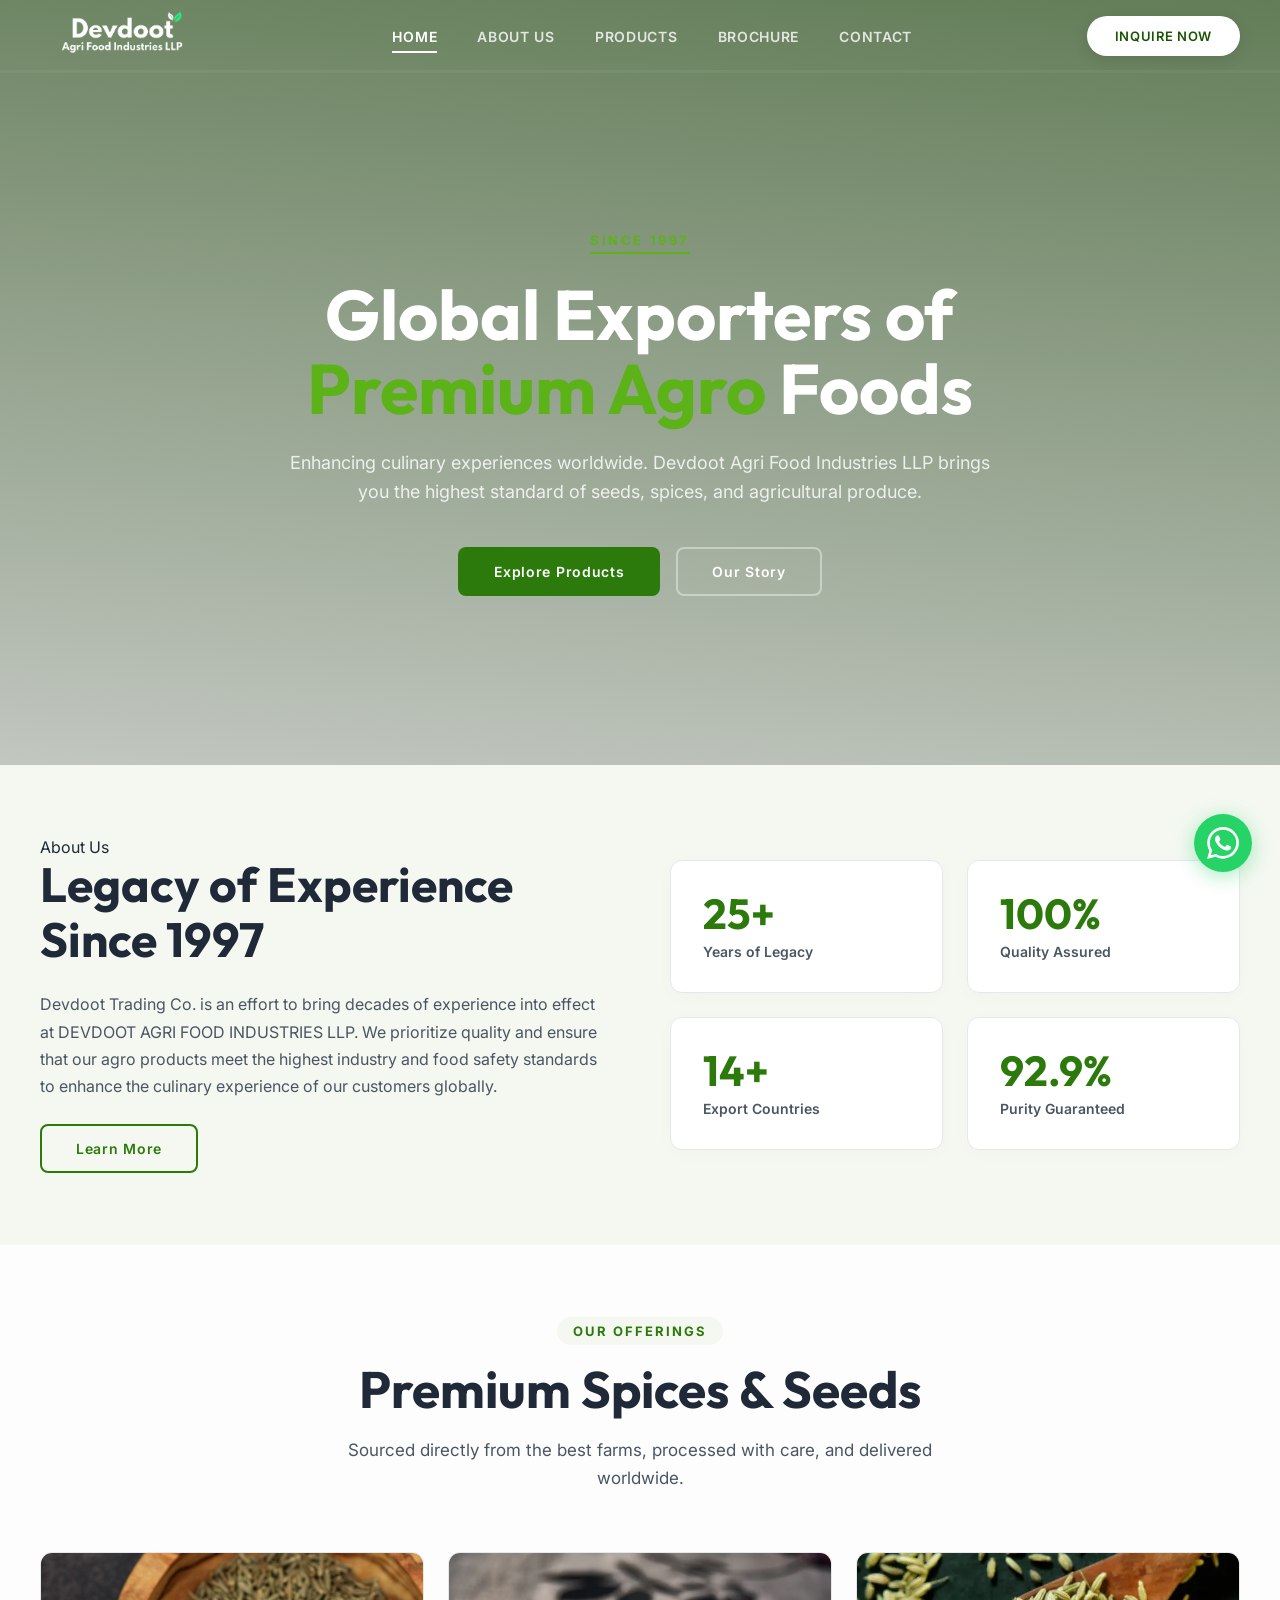
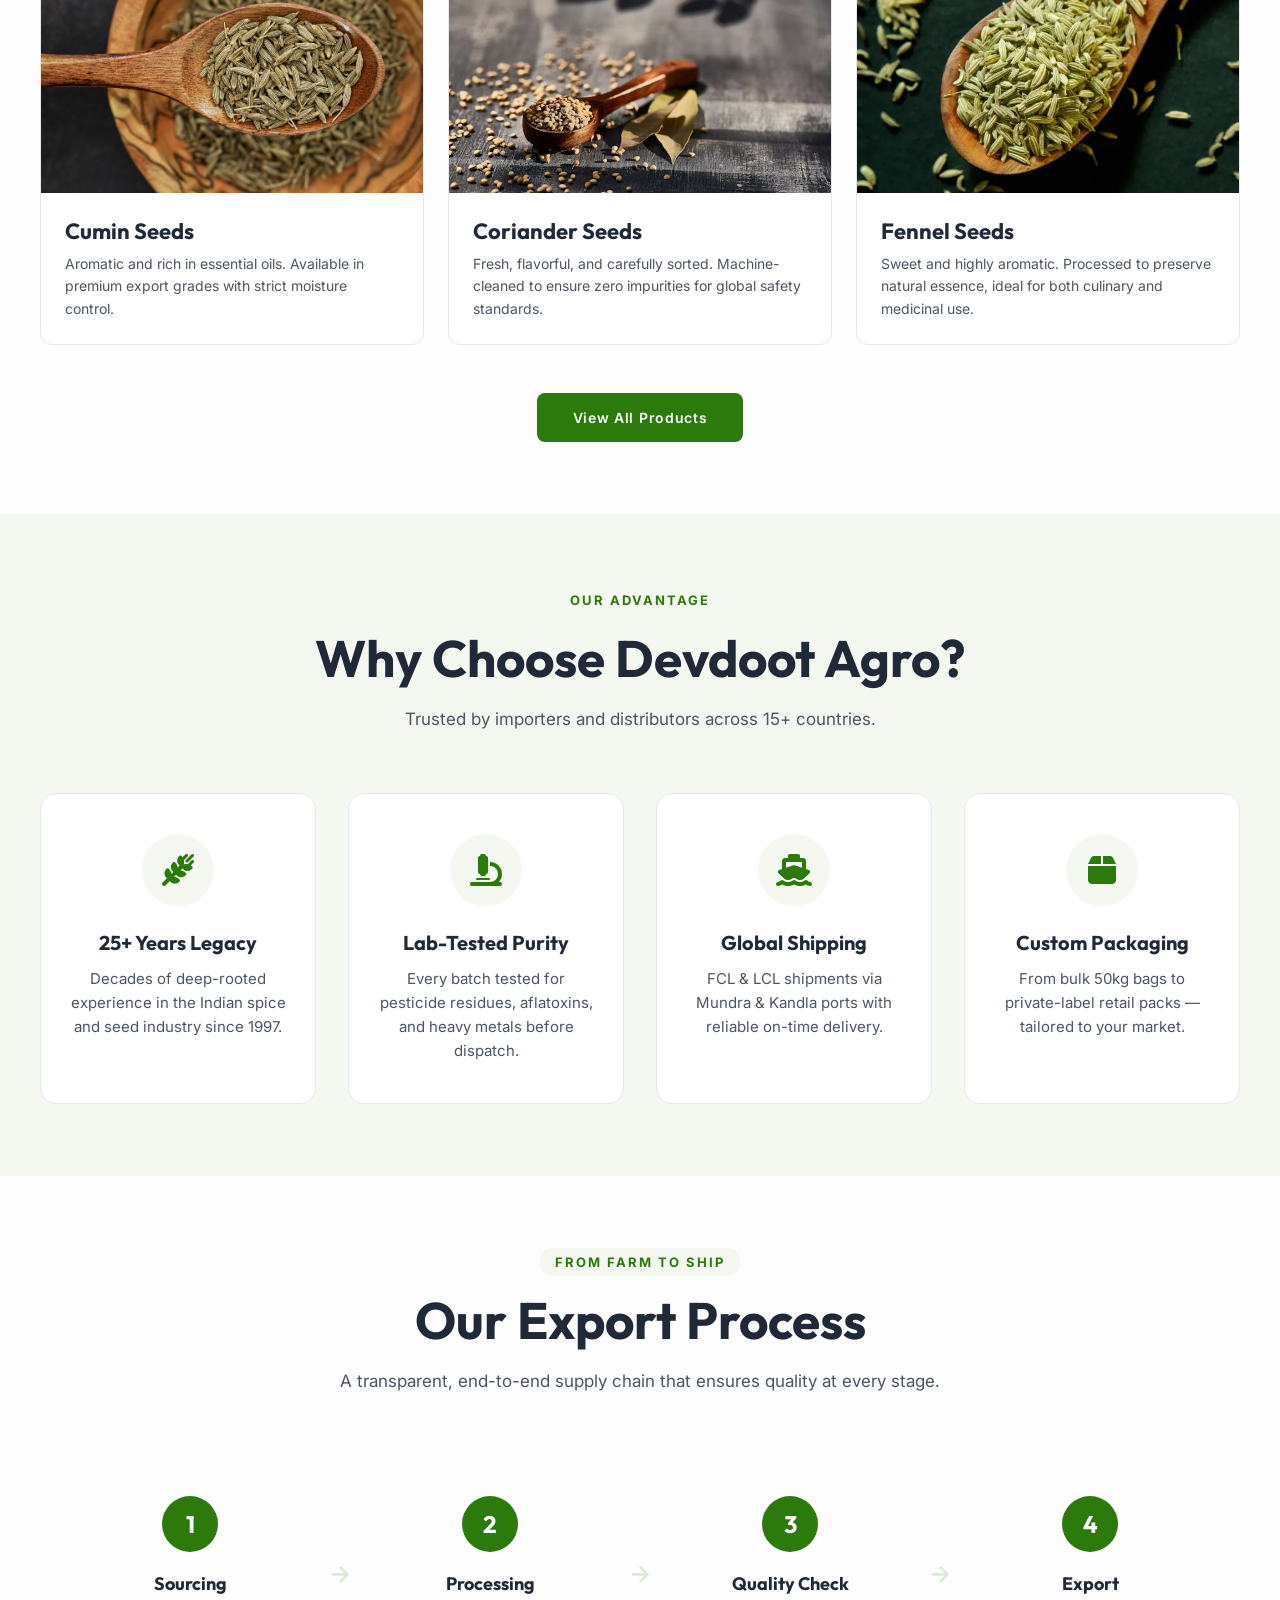
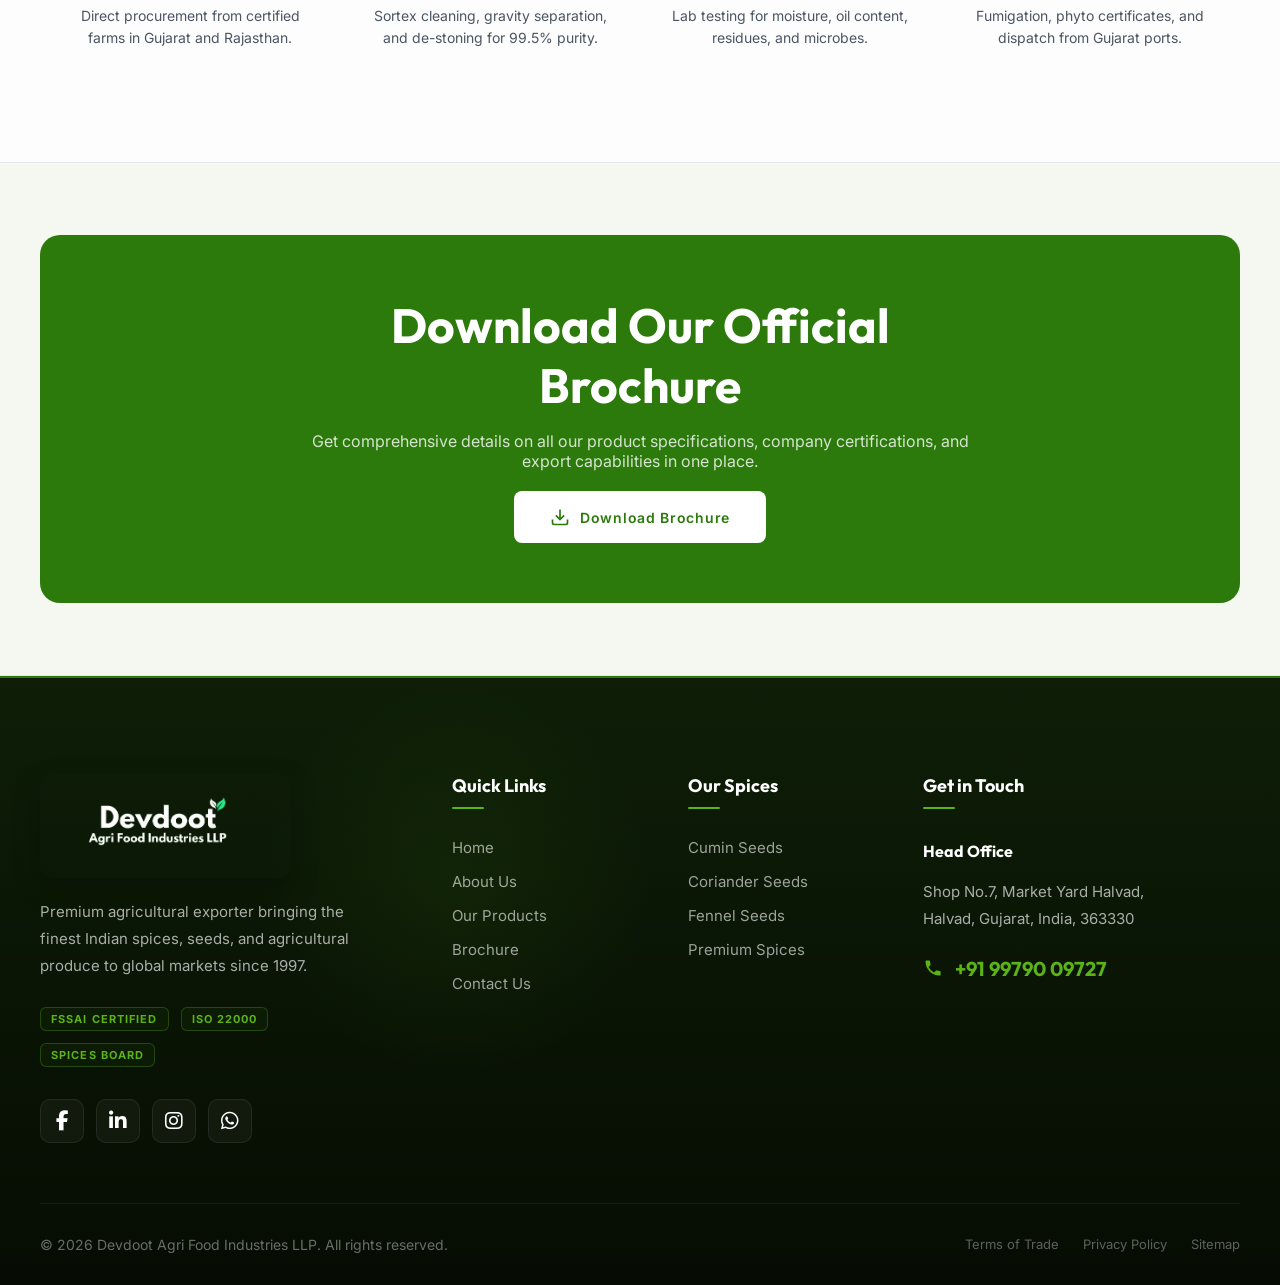
<file: index.html>
<!DOCTYPE html>
<html lang="en">

<head>
  <meta charset="UTF-8" />
  <meta name="viewport" content="width=device-width, initial-scale=1.0" />
  <title>Devdoot Agro | Indian Spice & Seed Exporter | Cumin, Coriander, Fennel</title>
  <meta name="description"
    content="Devdoot Agri Food Industries LLP - Global exporter of premium agricultural products including Cumin, Coriander, Fennel seeds and more. Legacy of quality since 1997." />
  <meta name="keywords"
    content="Devdoot Agro, Cumin seeds exporter, Coriander seeds wholesale, Fennel seeds supplier, Indian spices exporter" />
  <meta property="og:title" content="Devdoot Agri Food Industries LLP" />
  <meta property="og:description"
    content="Global exporter of premium agricultural products. Experience the legacy of quality since 1997." />
  <meta property="og:type" content="website" />
  <meta property="og:image" content="assets/logo.png" />
  <link rel="icon" type="image/png" href="assets/logo.png" />

  <link rel="preconnect" href="https://fonts.googleapis.com" />
  <link rel="preconnect" href="https://fonts.gstatic.com" crossorigin />
  <link
    href="https://fonts.googleapis.com/css2?family=Inter:wght@300;400;500;600&family=Outfit:wght@400;600;700;800&display=swap"
    rel="stylesheet" />
  <link rel="stylesheet" href="https://cdnjs.cloudflare.com/ajax/libs/font-awesome/6.4.0/css/all.min.css" />
  <link rel="stylesheet" href="styles.css" />
</head>

<body>

  <!-- ═══ NAV ═══ -->
  <nav>
    <div class="top-bar">
      <div class="container top-bar-inner">
        <div class="top-bar-left">
          <span class="tb-item"><i class="fa-solid fa-phone"></i> <a href="tel:+919979009727">+91 99790 09727</a></span>
          <span class="tb-item"><i class="fa-solid fa-envelope"></i> <a
              href="mailto:info@devdootagro.com">info@devdootagro.com</a></span>
        </div>
        <div class="top-bar-right">
          <a href="https://wa.me/?text=Discover%20Devdoot%20Agri%20Food%20Industries%20LLP%20-%20Global%20Exporters%20of%20Premium%20Agricultural%20Spices%20%26%20Seeds%20since%201997.%20Visit%3A%20https%3A%2F%2Fdevdootagro.com%2F"
            target="_blank" class="share-btn" aria-label="Share on WhatsApp">
            <i class="fa-brands fa-whatsapp"></i>
          </a>
          <a href="https://www.linkedin.com/sharing/share-offsite/?url=https%3A%2F%2Fdevdootagro.com%2F" target="_blank"
            class="share-btn" aria-label="Share on LinkedIn">
            <i class="fa-brands fa-linkedin-in"></i>
          </a>
          <a href="https://www.facebook.com/sharer/sharer.php?u=https%3A%2F%2Fdevdootagro.com%2F" target="_blank"
            class="share-btn" aria-label="Share on Facebook">
            <i class="fa-brands fa-facebook-f"></i>
          </a>
          <a href="https://www.instagram.com/devdoot_spices/" target="_blank"
            class="share-btn" aria-label="Instagram">
            <i class="fa-brands fa-instagram"></i>
          </a>
        </div>
      </div>
    </div>
    <div class="container nav-inner">
      <a href="index.html" class="logo-wrap">
        <img src="assets/logo.png" alt="Devdoot Agro" class="logo-img" />
      </a>
      <ul class="nav-links">
        <li><a href="index.html" class="active">Home</a></li>
        <li><a href="about.html">About Us</a></li>
        <li><a href="products.html">Products</a></li>
        <li><a href="brochure.html">Brochure</a></li>
        <li><a href="contact.html">Contact</a></li>
      </ul>
      <a href="contact.html" class="nav-cta">Inquire Now</a>
      <button class="hamburger" aria-label="Menu">
        <span></span><span></span><span></span>
      </button>
    </div>
  </nav>
  <div class="mobile-menu" id="mobileMenu">
    <ul>
      <li><a href="index.html">Home</a></li>
      <li><a href="about.html">About Us</a></li>
      <li><a href="products.html">Products</a></li>
      <li><a href="brochure.html">Brochure</a></li>
      <li><a href="contact.html">Contact</a></li>
    </ul>
    <a href="contact.html" class="nav-cta">Inquire Now</a>
  </div>

  <!-- ═══ HERO ═══ -->
  <section class="hero-section">
    <div class="hero-bg">
      <div class="container hero-content">
        <span class="hero-tag reveal">Since 1997</span>
        <h1 class="reveal reveal-delay-1">Global Exporters of <br /><em>Premium Agro</em> Foods</h1>
        <p class="reveal reveal-delay-2">Enhancing culinary experiences worldwide. Devdoot Agri Food Industries LLP
          brings you the highest standard of seeds, spices, and agricultural produce.</p>
        <div class="hero-actions reveal reveal-delay-3">
          <a href="products.html" class="btn-primary">Explore Products</a>
          <a href="about.html" class="btn-outline">Our Story</a>
        </div>
      </div>
    </div>
  </section>

  <!-- ═══ ABOUT STRIP ═══ -->
  <section class="section-padding bg-alt">
    <div class="container">
      <div class="about-grid">
        <div class="about-text reveal reveal-left">
          <span class="tag">About Us</span>
          <h2>Legacy of Experience Since 1997</h2>
          <p>Devdoot Trading Co. is an effort to bring decades of experience into effect at DEVDOOT AGRI FOOD INDUSTRIES
            LLP. We prioritize quality and ensure that our agro products meet the highest industry and food safety
            standards to enhance the culinary experience of our customers globally.</p>
          <a href="about.html" class="btn-outline mt-4">Learn More</a>
        </div>
        <div class="about-stats reveal reveal-right reveal-delay-2">
          <div class="stat-card">
            <h3><span class="count-up" data-target="25">0</span>+</h3>
            <p>Years of Legacy</p>
          </div>
          <div class="stat-card">
            <h3><span class="count-up" data-target="100">0</span>%</h3>
            <p>Quality Assured</p>
          </div>
          <div class="stat-card">
            <h3><span class="count-up" data-target="15">0</span>+</h3>
            <p>Export Countries</p>
          </div>
          <div class="stat-card">
            <h3><span class="count-up" data-target="99">0</span>.9%</h3>
            <p>Purity Guaranteed</p>
          </div>
        </div>
      </div>
    </div>
  </section>

  <!-- ═══ FEATURED PRODUCTS ═══ -->
  <section class="section-padding">
    <div class="container">
      <div class="section-head reveal">
        <span class="tag">Our Offerings</span>
        <h2>Premium Spices & Seeds</h2>
        <p>Sourced directly from the best farms, processed with care, and delivered worldwide.</p>
      </div>

      <div class="products-preview-grid">
        <!-- Product 1 -->
        <a href="products.html#cumin" class="product-card reveal">
          <div class="product-img-wrap">
            <div class="product-overlay">View Details</div>
            <img class="img-placeholder" src="assets/Cumin Seeds.jpg" alt="Cumin Seeds" style="object-fit:cover;" />
          </div>
          <div class="product-info">
            <h3>Cumin Seeds</h3>
            <p>Aromatic and rich in essential oils. Available in premium export grades with strict moisture control.</p>
          </div>
        </a>

        <!-- Product 2 -->
        <a href="products.html#coriander" class="product-card reveal reveal-delay-1">
          <div class="product-img-wrap">
            <div class="product-overlay">View Details</div>
            <img class="img-placeholder" src="assets/Coriander seeds.avif" alt="Coriander Seeds"
              style="object-fit:cover;" />
          </div>
          <div class="product-info">
            <h3>Coriander Seeds</h3>
            <p>Fresh, flavorful, and carefully sorted. Machine-cleaned to ensure zero impurities for global safety
              standards.</p>
          </div>
        </a>

        <!-- Product 3 -->
        <a href="products.html#fennel" class="product-card reveal reveal-delay-2">
          <div class="product-img-wrap">
            <div class="product-overlay">View Details</div>
            <img class="img-placeholder" src="assets/fanel-seeds.webp" alt="Fennel Seeds" style="object-fit:cover;" />
          </div>
          <div class="product-info">
            <h3>Fennel Seeds</h3>
            <p>Sweet and highly aromatic. Processed to preserve natural essence, ideal for both culinary and medicinal
              use.</p>
          </div>
        </a>
      </div>

      <div class="text-center mt-5 reveal reveal-delay-3">
        <a href="products.html" class="btn-primary">View All Products</a>
      </div>
    </div>
  </section>

  <!-- ═══ WHY CHOOSE US ═══ -->
  <section class="section-padding bg-alt">
    <div class="container">
      <div class="section-head reveal">
        <span class="tag">Our Advantage</span>
        <h2>Why Choose Devdoot Agro?</h2>
        <p>Trusted by importers and distributors across 15+ countries.</p>
      </div>
      <div class="why-grid">
        <div class="why-card reveal">
          <div class="why-icon"><i class="fa-solid fa-wheat-awn"></i></div>
          <h3>25+ Years Legacy</h3>
          <p>Decades of deep-rooted experience in the Indian spice and seed industry since 1997.</p>
        </div>
        <div class="why-card reveal reveal-delay-1">
          <div class="why-icon"><i class="fa-solid fa-microscope"></i></div>
          <h3>Lab-Tested Purity</h3>
          <p>Every batch tested for pesticide residues, aflatoxins, and heavy metals before dispatch.</p>
        </div>
        <div class="why-card reveal reveal-delay-2">
          <div class="why-icon"><i class="fa-solid fa-ship"></i></div>
          <h3>Global Shipping</h3>
          <p>FCL & LCL shipments via Mundra & Kandla ports with reliable on-time delivery.</p>
        </div>
        <div class="why-card reveal reveal-delay-3">
          <div class="why-icon"><i class="fa-solid fa-box"></i></div>
          <h3>Custom Packaging</h3>
          <p>From bulk 50kg bags to private-label retail packs — tailored to your market.</p>
        </div>
      </div>
    </div>
  </section>

  <!-- ═══ OUR PROCESS ═══ -->
  <section class="section-padding">
    <div class="container">
      <div class="section-head reveal">
        <span class="tag">From Farm to Ship</span>
        <h2>Our Export Process</h2>
        <p>A transparent, end-to-end supply chain that ensures quality at every stage.</p>
      </div>
      <div class="process-grid">
        <div class="process-step reveal">
          <div class="step-number">1</div>
          <h3>Sourcing</h3>
          <p>Direct procurement from certified farms in Gujarat and Rajasthan.</p>
        </div>
        <div class="process-step reveal reveal-delay-1">
          <div class="step-number">2</div>
          <h3>Processing</h3>
          <p>Sortex cleaning, gravity separation, and de-stoning for 99.5% purity.</p>
        </div>
        <div class="process-step reveal reveal-delay-2">
          <div class="step-number">3</div>
          <h3>Quality Check</h3>
          <p>Lab testing for moisture, oil content, residues, and microbes.</p>
        </div>
        <div class="process-step reveal reveal-delay-3">
          <div class="step-number">4</div>
          <h3>Export</h3>
          <p>Fumigation, phyto certificates, and dispatch from Gujarat ports.</p>
        </div>
      </div>
    </div>
  </section>

  <!-- ═══ BROCHURE CTA ═══ -->
  <section class="brochure-cta section-padding bg-alt">
    <div class="container">
      <div class="b-cta-inner reveal">
        <div class="b-cta-text">
          <h2>Download Our Official Brochure</h2>
          <p>Get comprehensive details on all our product specifications, company certifications, and export
            capabilities in one place.</p>
          <a href="brochure.html" class="btn-primary" style="margin-top:20px;">
            <svg width="20" height="20" viewBox="0 0 24 24" fill="none" stroke="currentColor" stroke-width="2">
              <path d="M21 15v4a2 2 0 0 1-2 2H5a2 2 0 0 1-2-2v-4M7 10l5 5 5-5M12 15V3" />
            </svg>
            Download Brochure
          </a>
        </div>
      </div>
    </div>
  </section>

  <!-- ═══ FOOTER ═══ -->
  <footer>
    <div class="container">
      <div class="footer-grid">
        <div class="footer-brand">
          <a href="index.html" class="logo-wrap">
            <img src="assets/logo.png" alt="Devdoot Agro" />
          </a>
          <p class="footer-tagline">Premium agricultural exporter bringing the finest Indian spices, seeds, and
            agricultural produce to global markets since 1997.</p>
          <div class="footer-certifications">
            <span>FSSAI Certified</span>
            <span>ISO 22000</span>
            <span>Spices Board</span>
          </div>
          <div class="footer-social">
            <a href="https://facebook.com" target="_blank" class="social-btn" aria-label="Facebook">
              <i class="fa-brands fa-facebook-f"></i>
            </a>
            <a href="https://linkedin.com" target="_blank" class="social-btn" aria-label="LinkedIn">
              <i class="fa-brands fa-linkedin-in"></i>
            </a>
            <a href="https://www.instagram.com/devdoot_spices/" target="_blank" class="social-btn"
              aria-label="Instagram">
              <i class="fa-brands fa-instagram"></i>
            </a>
            <a href="https://wa.me/919979009727" target="_blank" class="social-btn" aria-label="WhatsApp">
              <i class="fa-brands fa-whatsapp"></i>
            </a>
          </div>
        </div>
        <div class="footer-col">
          <h4>Quick Links</h4>
          <ul>
            <li><a href="index.html">Home</a></li>
            <li><a href="about.html">About Us</a></li>
            <li><a href="products.html">Our Products</a></li>
            <li><a href="brochure.html">Brochure</a></li>
            <li><a href="contact.html">Contact Us</a></li>
          </ul>
        </div>
        <div class="footer-col">
          <h4>Our Spices</h4>
          <ul>
            <li><a href="products.html#cumin">Cumin Seeds</a></li>
            <li><a href="products.html#coriander">Coriander Seeds</a></li>
            <li><a href="products.html#fennel">Fennel Seeds</a></li>
            <li><a href="products.html">Premium Spices</a></li>
          </ul>
        </div>
        <div class="footer-col">
          <h4>Get in Touch</h4>
          <div class="footer-address">
            <strong>Head Office</strong>
            Shop No.7, Market Yard Halvad,<br>
            Halvad, Gujarat, India, 363330
          </div>
          <a href="tel:+919979009727" class="footer-phone">
            <svg viewBox="0 0 24 24"
              style="width:20px; height:20px; fill:currentColor; vertical-align:middle; margin-right:4px;">
              <path
                d="M6.62,10.79A15.05,15.05,0,0,0,13.2,17.37l2.2-2.2a1,1,0,0,1,1.11-.27,11.48,11.48,0,0,0,3.61.57,1,1,0,0,1,1,1V20a1,1,0,0,1-1,1A17,17,0,0,1,3,4,1,1,0,0,1,4,3H7.5a1,1,0,0,1,1,1,11.36,11.36,0,0,0,.57,3.6,1,1,0,0,1-.27,1.1Z" />
            </svg>
            +91 99790 09727
          </a>
        </div>
      </div>
      <div class="footer-bottom">
        <p>© 2026 Devdoot Agri Food Industries LLP. All rights reserved.</p>
        <div class="footer-bottom-links">
          <a href="contact.html">Terms of Trade</a>
          <a href="contact.html">Privacy Policy</a>
          <a href="contact.html">Sitemap</a>
        </div>
      </div>
    </div>
  </footer>

  <!-- ═══ FLOATING WIDGETS ═══ -->
  <a href="https://wa.me/919979009727?text=Hi! I am interested in Devdoot Agri Food Industries LLP. Kindly connect."
    class="wa-float" target="_blank" aria-label="Chat on WhatsApp">
    <svg viewBox="0 0 24 24">
      <path
        d="M17.472 14.382c-.297-.149-1.758-.867-2.03-.967-.273-.099-.471-.148-.67.15-.197.297-.767.966-.94 1.164-.173.199-.347.223-.644.075-.297-.15-1.255-.463-2.39-1.475-.883-.788-1.48-1.761-1.653-2.059-.173-.297-.018-.458.13-.606.134-.133.298-.347.446-.52.149-.174.198-.298.298-.497.099-.198.05-.371-.025-.52-.075-.149-.669-1.612-.916-2.207-.242-.579-.487-.5-.669-.51-.173-.008-.371-.01-.57-.01-.198 0-.52.074-.792.372-.272.297-1.04 1.016-1.04 2.479 0 1.462 1.065 2.875 1.213 3.074.149.198 2.096 3.2 5.077 4.487.709.306 1.262.489 1.694.625.712.227 1.36.195 1.871.118.571-.085 1.758-.719 2.006-1.413.248-.694.248-1.289.173-1.413-.074-.124-.272-.198-.57-.347m-5.421 7.403h-.004a9.87 9.87 0 01-5.031-1.378l-.361-.214-3.741.982.998-3.648-.235-.374a9.86 9.86 0 01-1.51-5.26c.001-5.45 4.436-9.884 9.888-9.884 2.64 0 5.122 1.03 6.988 2.898a9.825 9.825 0 012.893 6.994c-.003 5.45-4.437 9.884-9.885 9.884m8.413-18.297A11.815 11.815 0 0012.05 0C5.495 0 .16 5.335.157 11.892c0 2.096.547 4.142 1.588 5.945L.057 24l6.305-1.654a11.882 11.882 0 005.683 1.448h.005c6.554 0 11.89-5.335 11.893-11.893a11.821 11.821 0 00-3.48-8.413z" />
    </svg>
  </a>
  <button class="scroll-top" id="scrollTop" aria-label="Scroll to top">
    <svg viewBox="0 0 24 24">
      <path d="M18 15l-6-6-6 6" stroke-width="2" stroke-linecap="round" stroke-linejoin="round" />
    </svg>
  </button>

  <script src="script.js"></script>
</body>

</html>
</file>
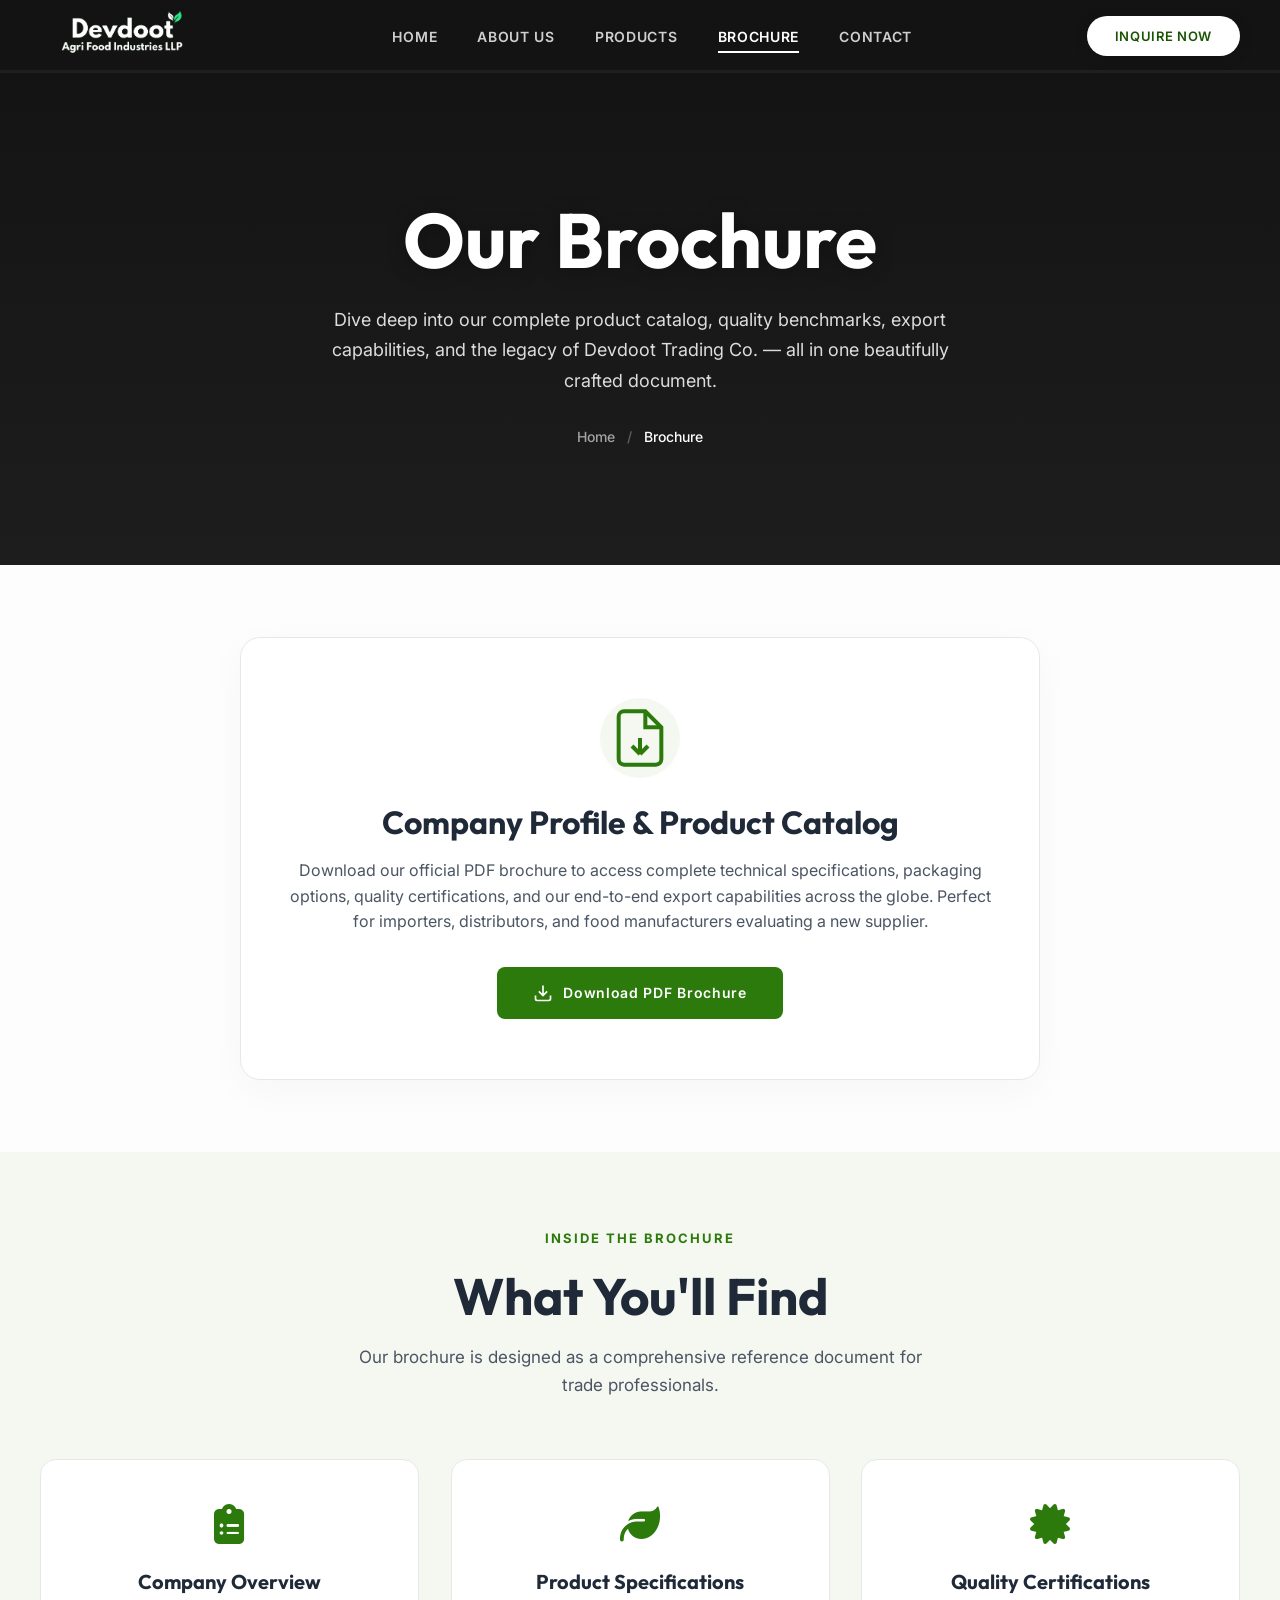
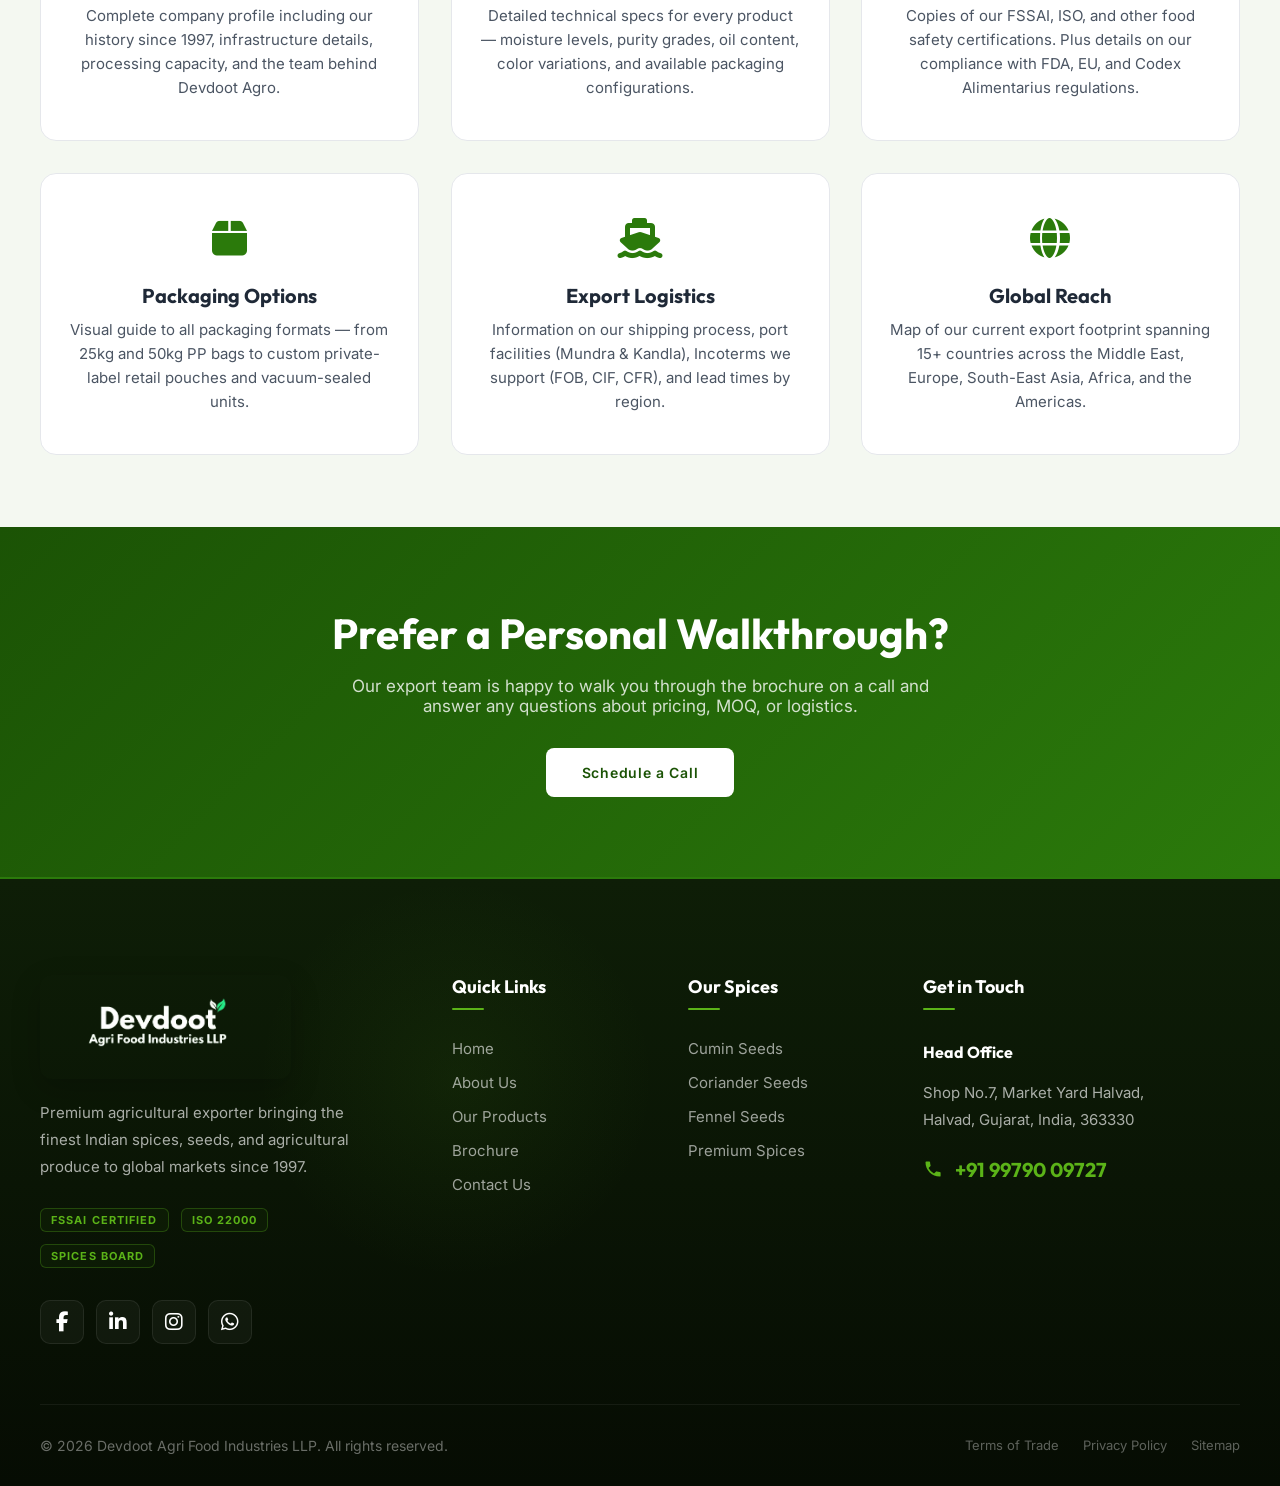
<file: brochure.html>
<!DOCTYPE html>
<html lang="en">
<head>
  <meta charset="UTF-8" />
  <meta name="viewport" content="width=device-width, initial-scale=1.0" />
  <title>Download Product Catalog & Brochure | Devdoot Agro Export</title>
  <meta name="description" content="Download the official Devdoot Agro brochure for detailed product specifications, company certifications, export capabilities, and packaging options." />
  <meta property="og:title" content="Devdoot Agro Brochure Download" />
  <meta property="og:description" content="Get comprehensive details on our export-grade spices, seeds, and agricultural products." />
  <meta property="og:type" content="website" />
  <meta property="og:image" content="assets/logo.png" />
  <link rel="icon" type="image/png" href="assets/logo.png" />
  <link rel="preconnect" href="https://fonts.googleapis.com" />
  <link rel="preconnect" href="https://fonts.gstatic.com" crossorigin />
  <link href="https://fonts.googleapis.com/css2?family=Inter:wght@300;400;500;600&family=Outfit:wght@400;600;700;800&display=swap" rel="stylesheet" />
  <link rel="stylesheet" href="https://cdnjs.cloudflare.com/ajax/libs/font-awesome/6.4.0/css/all.min.css" />
  <link rel="stylesheet" href="styles.css" />
</head>
<body>

  <!-- ═══ NAV ═══ -->
  <nav>
    <div class="top-bar">
      <div class="container top-bar-inner">
        <div class="top-bar-left">
          <span class="tb-item"><i class="fa-solid fa-phone"></i> <a href="tel:+919979009727">+91 99790 09727</a></span>
          <span class="tb-item"><i class="fa-solid fa-envelope"></i> <a href="mailto:info@devdootagro.com">info@devdootagro.com</a></span>
        </div>
        <div class="top-bar-right">
          <span class="share-text">Share:</span>
          <a href="https://wa.me/?text=Discover%20Devdoot%20Agri%20Food%20Industries%20LLP%20-%20Global%20Exporters%20of%20Premium%20Agricultural%20Spices%20%26%20Seeds%20since%201997.%20Visit%3A%20https%3A%2F%2Fdevdootagro.com%2F" target="_blank" class="share-btn" aria-label="Share on WhatsApp">
            <i class="fa-brands fa-whatsapp"></i>
          </a>
          <a href="https://www.linkedin.com/sharing/share-offsite/?url=https%3A%2F%2Fdevdootagro.com%2F" target="_blank" class="share-btn" aria-label="Share on LinkedIn">
            <i class="fa-brands fa-linkedin-in"></i>
          </a>
          <a href="https://www.facebook.com/sharer/sharer.php?u=https%3A%2F%2Fdevdootagro.com%2F" target="_blank" class="share-btn" aria-label="Share on Facebook">
            <i class="fa-brands fa-facebook-f"></i>
          </a>
          <a href="https://www.instagram.com/devdoot_spices/" target="_blank" class="share-btn" aria-label="Instagram">
            <i class="fa-brands fa-instagram"></i>
          </a>
        </div>
      </div>
    </div>
    <div class="container nav-inner">
      <a href="index.html" class="logo-wrap"><img src="assets/logo.png" alt="Devdoot Agro" class="logo-img" /></a>
      <ul class="nav-links">
        <li><a href="index.html">Home</a></li>
        <li><a href="about.html">About Us</a></li>
        <li><a href="products.html">Products</a></li>
        <li><a href="brochure.html" class="active">Brochure</a></li>
        <li><a href="contact.html">Contact</a></li>
      </ul>
      <a href="contact.html" class="nav-cta">Inquire Now</a>
      <button class="hamburger" aria-label="Menu"><span></span><span></span><span></span></button>
    </div>
  </nav>
  <div class="mobile-menu" id="mobileMenu">
    <ul>
      <li><a href="index.html">Home</a></li>
      <li><a href="about.html">About Us</a></li>
      <li><a href="products.html">Products</a></li>
      <li><a href="brochure.html">Brochure</a></li>
      <li><a href="contact.html">Contact</a></li>
    </ul>
    <a href="contact.html" class="nav-cta">Inquire Now</a>
  </div>

  <!-- ═══ PAGE HERO ═══ -->
  <header class="page-hero page-hero--brochure">
    <div class="container reveal">
      <h1>Our Brochure</h1>
      <p>Dive deep into our complete product catalog, quality benchmarks, export capabilities, and the legacy of Devdoot Trading Co. — all in one beautifully crafted document.</p>
      <div class="breadcrumb">
        <a href="index.html">Home</a> <span>/</span> <span class="current">Brochure</span>
      </div>
    </div>
  </header>

  <!-- ═══ BROCHURE DOWNLOAD ═══ -->
  <section class="section-padding">
    <div class="container">
      <div class="brochure-download-card reveal reveal-scale">
        <div class="b-card-inner">
          <div class="b-card-icon">
            <svg width="64" height="64" viewBox="0 0 24 24" fill="none" stroke="currentColor" stroke-width="1.5"><path d="M14 2H6a2 2 0 0 0-2 2v16a2 2 0 0 0 2 2h12a2 2 0 0 0 2-2V8z"></path><polyline points="14 2 14 8 20 8"></polyline><line x1="12" y1="18" x2="12" y2="12"></line><line x1="9" y1="15" x2="12" y2="18"></line><line x1="15" y1="15" x2="12" y2="18"></line></svg>
          </div>
          <h2>Company Profile & Product Catalog</h2>
          <p>Download our official PDF brochure to access complete technical specifications, packaging options, quality certifications, and our end-to-end export capabilities across the globe. Perfect for importers, distributors, and food manufacturers evaluating a new supplier.</p>
          <a href="assets/Broucher (1).pdf" class="btn-primary" download="Devdoot-Agro-Brochure">
            <svg width="20" height="20" viewBox="0 0 24 24" fill="none" stroke="currentColor" stroke-width="2"><path d="M21 15v4a2 2 0 0 1-2 2H5a2 2 0 0 1-2-2v-4M7 10l5 5 5-5M12 15V3"/></svg>
            Download PDF Brochure
          </a>
        </div>
      </div>
    </div>
  </section>

  <!-- ═══ WHAT'S INSIDE ═══ -->
  <section class="section-padding bg-alt">
    <div class="container">
      <div class="section-head reveal">
        <span class="tag">Inside the Brochure</span>
        <h2>What You'll Find</h2>
        <p>Our brochure is designed as a comprehensive reference document for trade professionals.</p>
      </div>
      <div class="brochure-highlights">
        <div class="b-highlight reveal">
          <div class="b-highlight-icon"><i class="fa-solid fa-clipboard-list"></i></div>
          <h3>Company Overview</h3>
          <p>Complete company profile including our history since 1997, infrastructure details, processing capacity, and the team behind Devdoot Agro.</p>
        </div>
        <div class="b-highlight reveal reveal-delay-1">
          <div class="b-highlight-icon"><i class="fa-solid fa-leaf"></i></div>
          <h3>Product Specifications</h3>
          <p>Detailed technical specs for every product — moisture levels, purity grades, oil content, color variations, and available packaging configurations.</p>
        </div>
        <div class="b-highlight reveal reveal-delay-2">
          <div class="b-highlight-icon"><i class="fa-solid fa-certificate"></i></div>
          <h3>Quality Certifications</h3>
          <p>Copies of our FSSAI, ISO, and other food safety certifications. Plus details on our compliance with FDA, EU, and Codex Alimentarius regulations.</p>
        </div>
        <div class="b-highlight reveal">
          <div class="b-highlight-icon"><i class="fa-solid fa-box"></i></div>
          <h3>Packaging Options</h3>
          <p>Visual guide to all packaging formats — from 25kg and 50kg PP bags to custom private-label retail pouches and vacuum-sealed units.</p>
        </div>
        <div class="b-highlight reveal reveal-delay-1">
          <div class="b-highlight-icon"><i class="fa-solid fa-ship"></i></div>
          <h3>Export Logistics</h3>
          <p>Information on our shipping process, port facilities (Mundra & Kandla), Incoterms we support (FOB, CIF, CFR), and lead times by region.</p>
        </div>
        <div class="b-highlight reveal reveal-delay-2">
          <div class="b-highlight-icon"><i class="fa-solid fa-globe"></i></div>
          <h3>Global Reach</h3>
          <p>Map of our current export footprint spanning 15+ countries across the Middle East, Europe, South-East Asia, Africa, and the Americas.</p>
        </div>
      </div>
    </div>
  </section>

  <!-- ═══ CTA BANNER ═══ -->
  <section class="cta-banner">
    <div class="container reveal">
      <h2>Prefer a Personal Walkthrough?</h2>
      <p>Our export team is happy to walk you through the brochure on a call and answer any questions about pricing, MOQ, or logistics.</p>
      <a href="contact.html" class="btn-primary">Schedule a Call</a>
    </div>
  </section>

  <!-- ═══ FOOTER ═══ -->
  <footer>
    <div class="container">
      <div class="footer-grid">
        <div class="footer-brand">
          <a href="index.html" class="logo-wrap">
            <img src="assets/logo.png" alt="Devdoot Agro" />
          </a>
          <p class="footer-tagline">Premium agricultural exporter bringing the finest Indian spices, seeds, and agricultural produce to global markets since 1997.</p>
          <div class="footer-certifications">
            <span>FSSAI Certified</span>
            <span>ISO 22000</span>
            <span>Spices Board</span>
          </div>
          <div class="footer-social">
            <a href="https://facebook.com" target="_blank" class="social-btn" aria-label="Facebook">
              <i class="fa-brands fa-facebook-f"></i>
            </a>
            <a href="https://linkedin.com" target="_blank" class="social-btn" aria-label="LinkedIn">
              <i class="fa-brands fa-linkedin-in"></i>
            </a>
            <a href="https://www.instagram.com/devdoot_spices/" target="_blank" class="social-btn" aria-label="Instagram">
              <i class="fa-brands fa-instagram"></i>
            </a>
            <a href="https://wa.me/919979009727" target="_blank" class="social-btn" aria-label="WhatsApp">
              <i class="fa-brands fa-whatsapp"></i>
            </a>
          </div>
        </div>
        <div class="footer-col">
          <h4>Quick Links</h4>
          <ul>
            <li><a href="index.html">Home</a></li>
            <li><a href="about.html">About Us</a></li>
            <li><a href="products.html">Our Products</a></li>
            <li><a href="brochure.html">Brochure</a></li>
            <li><a href="contact.html">Contact Us</a></li>
          </ul>
        </div>
        <div class="footer-col">
          <h4>Our Spices</h4>
          <ul>
            <li><a href="products.html#cumin">Cumin Seeds</a></li>
            <li><a href="products.html#coriander">Coriander Seeds</a></li>
            <li><a href="products.html#fennel">Fennel Seeds</a></li>
            <li><a href="products.html">Premium Spices</a></li>
          </ul>
        </div>
        <div class="footer-col">
          <h4>Get in Touch</h4>
          <div class="footer-address">
            <strong>Head Office</strong>
            Shop No.7, Market Yard Halvad,<br>
            Halvad, Gujarat, India, 363330
          </div>
          <a href="tel:+919979009727" class="footer-phone">
            <svg viewBox="0 0 24 24" style="width:20px; height:20px; fill:currentColor; vertical-align:middle; margin-right:4px;"><path d="M6.62,10.79A15.05,15.05,0,0,0,13.2,17.37l2.2-2.2a1,1,0,0,1,1.11-.27,11.48,11.48,0,0,0,3.61.57,1,1,0,0,1,1,1V20a1,1,0,0,1-1,1A17,17,0,0,1,3,4,1,1,0,0,1,4,3H7.5a1,1,0,0,1,1,1,11.36,11.36,0,0,0,.57,3.6,1,1,0,0,1-.27,1.1Z"/></svg>
            +91 99790 09727
          </a>
        </div>
      </div>
      <div class="footer-bottom">
        <p>© 2026 Devdoot Agri Food Industries LLP. All rights reserved.</p>
        <div class="footer-bottom-links">
          <a href="contact.html">Terms of Trade</a>
          <a href="contact.html">Privacy Policy</a>
          <a href="contact.html">Sitemap</a>
        </div>
      </div>
    </div>
  <button class="scroll-top" id="scrollTop" aria-label="Scroll to top">
    <svg viewBox="0 0 24 24">
      <path d="M18 15l-6-6-6 6" stroke-width="2" stroke-linecap="round" stroke-linejoin="round" />
    </svg>
  </button>

  <script src="script.js"></script>
</body>
</html>
</file>
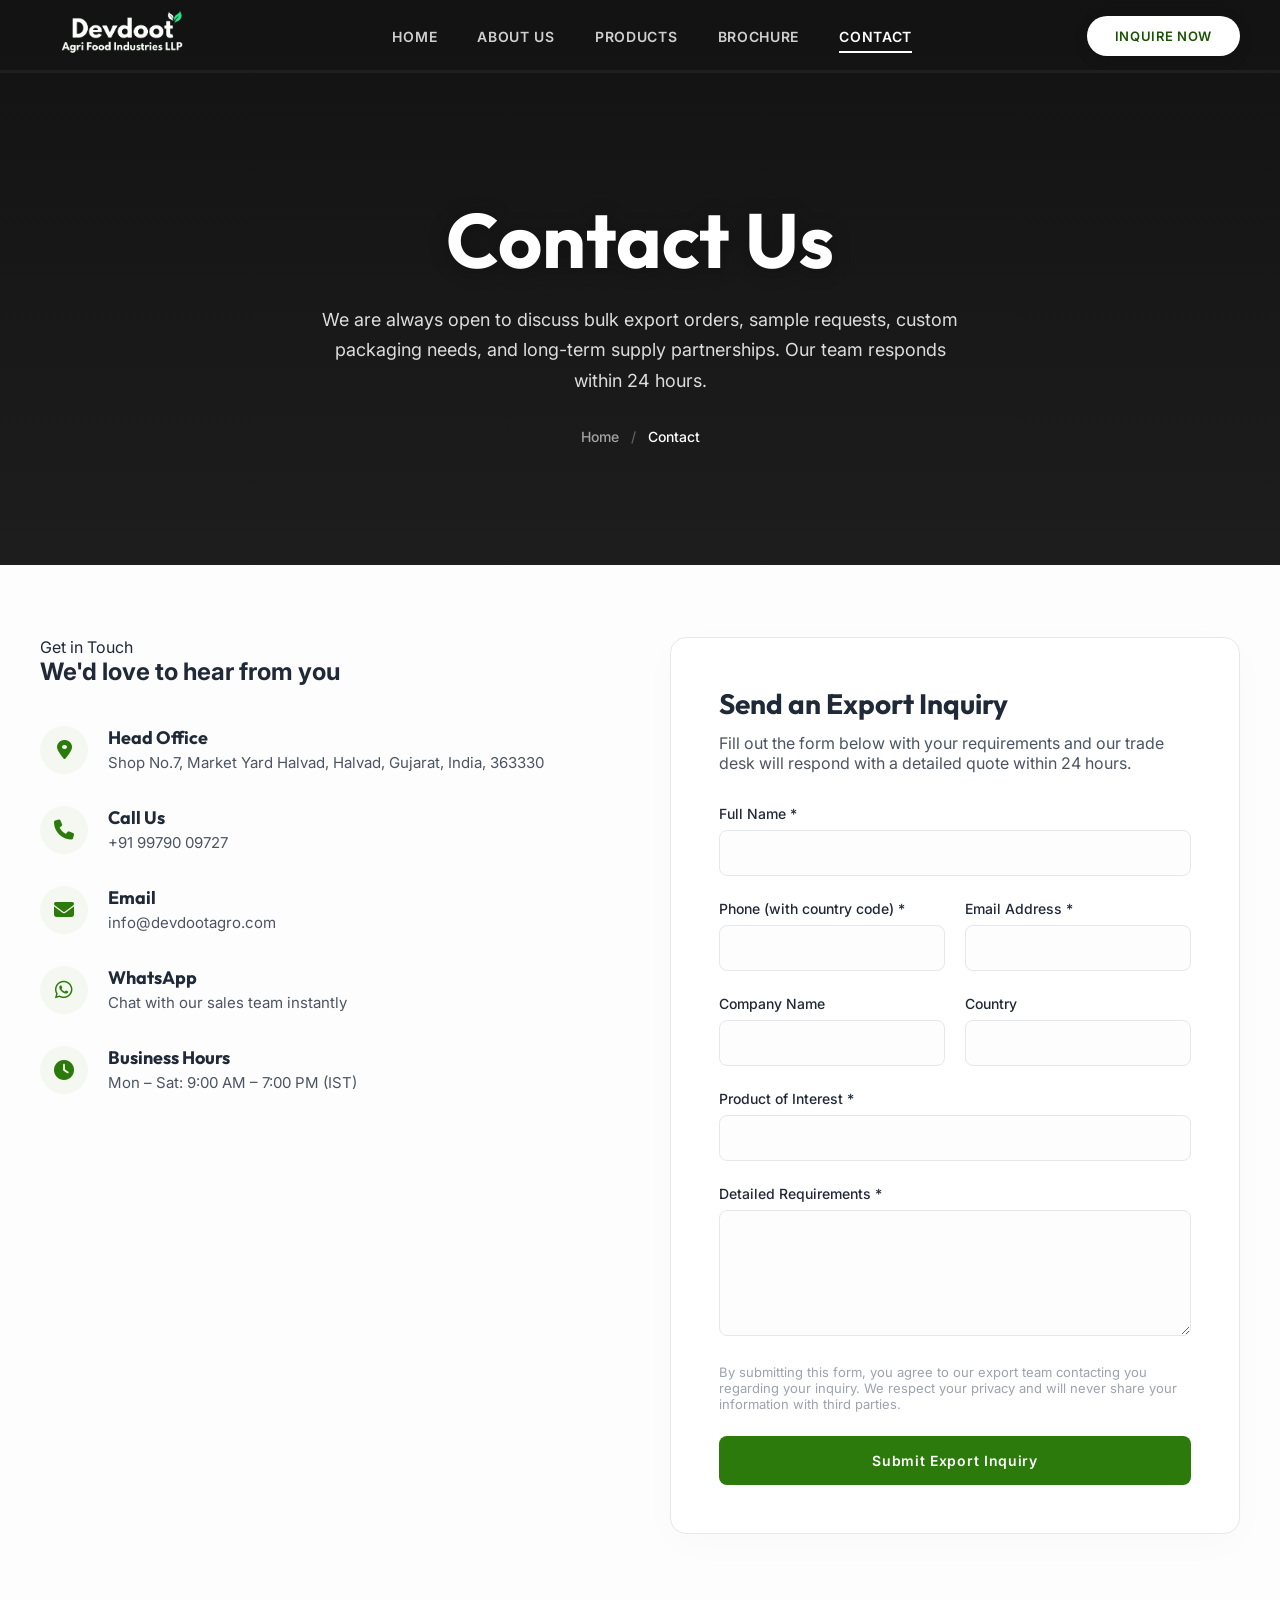
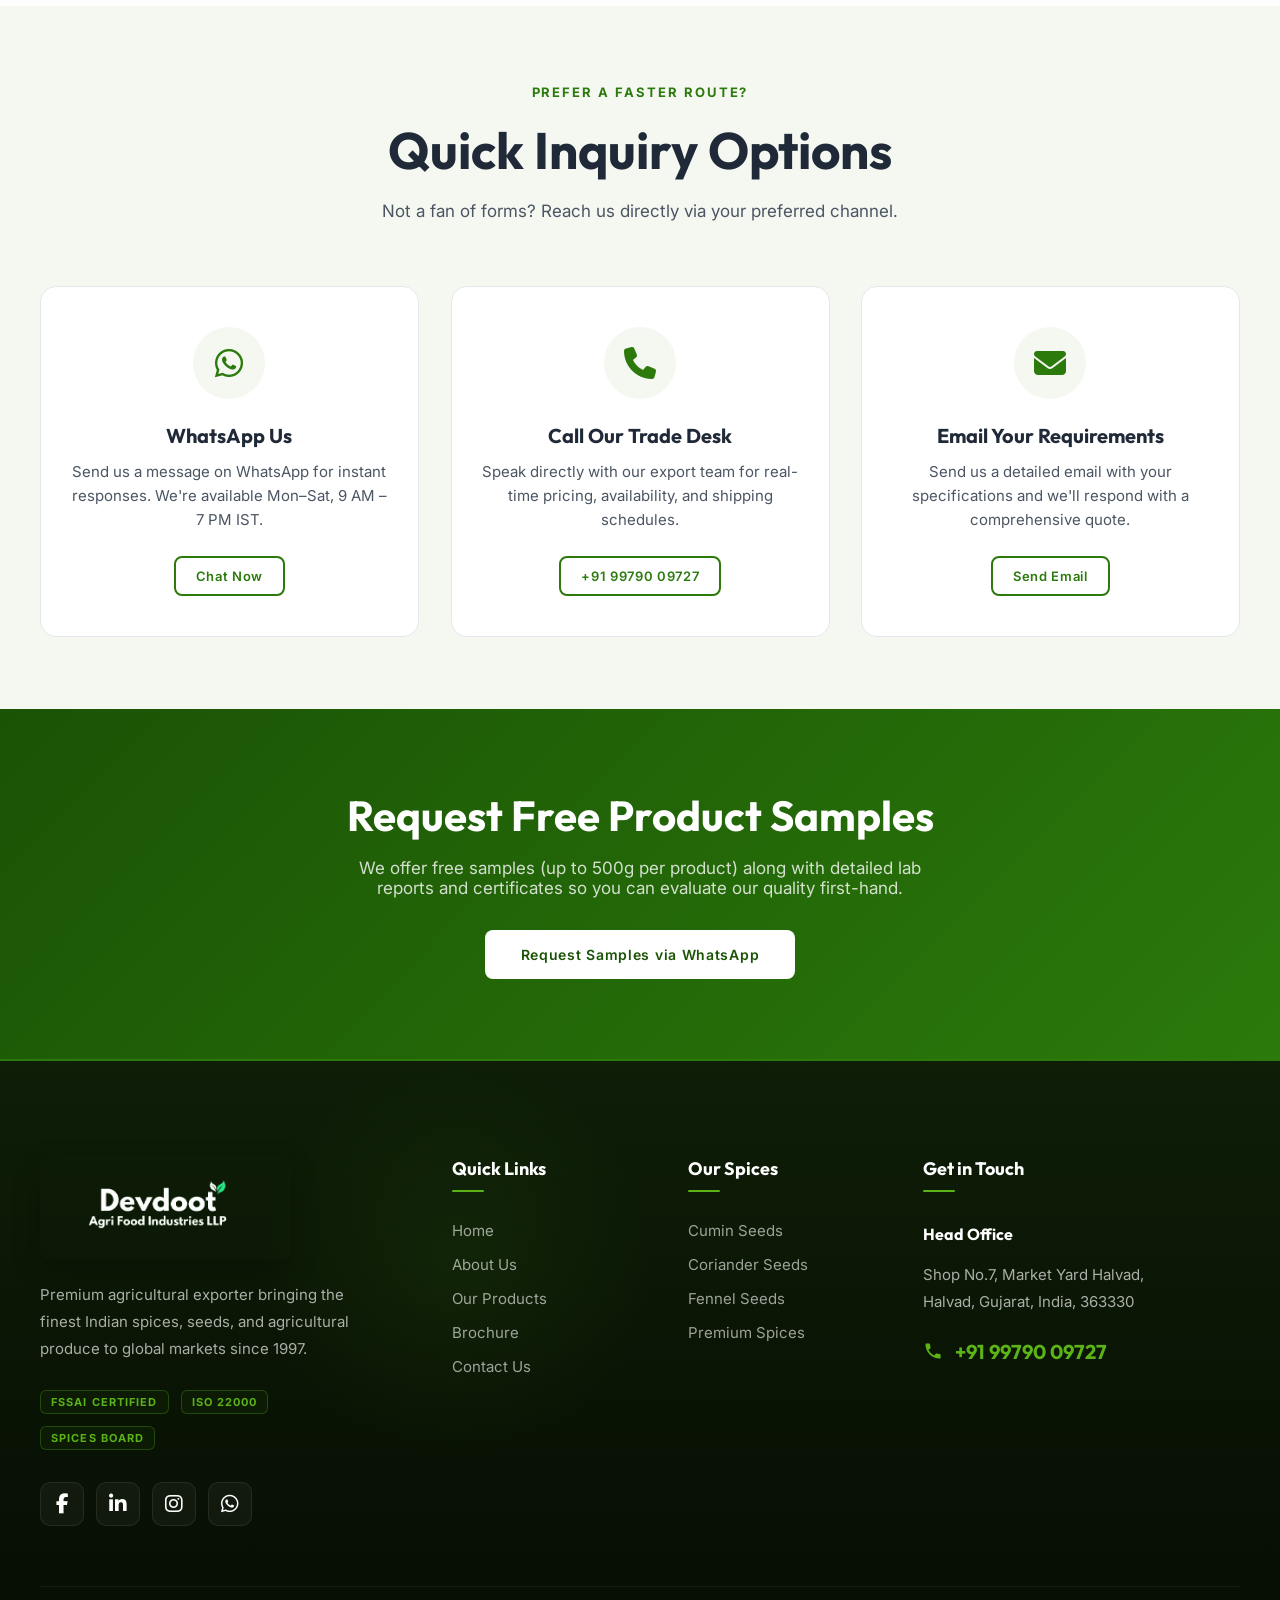
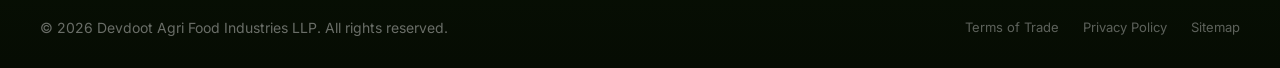
<file: contact.html>
<!DOCTYPE html>
<html lang="en">

<head>
  <meta charset="UTF-8" />
  <meta name="viewport" content="width=device-width, initial-scale=1.0" />
  <title>Contact Devdoot Agro | Spice & Seed Bulk Export Inquiry</title>
  <meta name="description"
    content="Contact Devdoot Agro for bulk spice and seed export inquiries, FOB/CIF quotes, sample requests, and partnership opportunities. Based in Halvad, Morbi, Gujarat, India." />
  <meta property="og:title" content="Contact Devdoot Agro" />
  <meta property="og:description"
    content="Reach out for bulk export inquiries, sample requests, and partnership opportunities." />
  <meta property="og:type" content="website" />
  <meta property="og:image" content="assets/logo.png" />
  <link rel="icon" type="image/png" href="assets/logo.png" />
  <link rel="preconnect" href="https://fonts.googleapis.com" />
  <link rel="preconnect" href="https://fonts.gstatic.com" crossorigin />
  <link
    href="https://fonts.googleapis.com/css2?family=Inter:wght@300;400;500;600&family=Outfit:wght@400;600;700;800&display=swap"
    rel="stylesheet" />
  <link rel="stylesheet" href="https://cdnjs.cloudflare.com/ajax/libs/font-awesome/6.4.0/css/all.min.css" />
  <link rel="stylesheet" href="styles.css" />
</head>

<body>

  <!-- ═══ NAV ═══ -->
  <nav>
    <div class="top-bar">
      <div class="container top-bar-inner">
        <div class="top-bar-left">
          <span class="tb-item"><i class="fa-solid fa-phone"></i> <a href="tel:+919979009727">+91 99790 09727</a></span>
          <span class="tb-item"><i class="fa-solid fa-envelope"></i> <a href="mailto:info@devdootagro.com">info@devdootagro.com</a></span>
        </div>
        <div class="top-bar-right">
          <span class="share-text">Share:</span>
          <a href="https://wa.me/?text=Discover%20Devdoot%20Agri%20Food%20Industries%20LLP%20-%20Global%20Exporters%20of%20Premium%20Agricultural%20Spices%20%26%20Seeds%20since%201997.%20Visit%3A%20https%3A%2F%2Fdevdootagro.com%2F" target="_blank" class="share-btn" aria-label="Share on WhatsApp">
            <i class="fa-brands fa-whatsapp"></i>
          </a>
          <a href="https://www.linkedin.com/sharing/share-offsite/?url=https%3A%2F%2Fdevdootagro.com%2F" target="_blank" class="share-btn" aria-label="Share on LinkedIn">
            <i class="fa-brands fa-linkedin-in"></i>
          </a>
          <a href="https://www.facebook.com/sharer/sharer.php?u=https%3A%2F%2Fdevdootagro.com%2F" target="_blank" class="share-btn" aria-label="Share on Facebook">
            <i class="fa-brands fa-facebook-f"></i>
          </a>
          <a href="https://www.instagram.com/devdoot_spices/" target="_blank" class="share-btn" aria-label="Instagram">
            <i class="fa-brands fa-instagram"></i>
          </a>
        </div>
      </div>
    </div>
    <div class="container nav-inner">
      <a href="index.html" class="logo-wrap"><img src="assets/logo.png" alt="Devdoot Agro" class="logo-img" /></a>
      <ul class="nav-links">
        <li><a href="index.html">Home</a></li>
        <li><a href="about.html">About Us</a></li>
        <li><a href="products.html">Products</a></li>
        <li><a href="brochure.html">Brochure</a></li>
        <li><a href="contact.html" class="active">Contact</a></li>
      </ul>
      <a href="contact.html" class="nav-cta">Inquire Now</a>
      <button class="hamburger" aria-label="Menu"><span></span><span></span><span></span></button>
    </div>
  </nav>
  <div class="mobile-menu" id="mobileMenu">
    <ul>
      <li><a href="index.html">Home</a></li>
      <li><a href="about.html">About Us</a></li>
      <li><a href="products.html">Products</a></li>
      <li><a href="brochure.html">Brochure</a></li>
      <li><a href="contact.html">Contact</a></li>
    </ul>
    <a href="contact.html" class="nav-cta">Inquire Now</a>
  </div>

  <!-- ═══ PAGE HERO ═══ -->
  <header class="page-hero page-hero--contact">
    <div class="container reveal">
      <h1>Contact Us</h1>
      <p>We are always open to discuss bulk export orders, sample requests, custom packaging needs, and long-term supply
        partnerships. Our team responds within 24 hours.</p>
      <div class="breadcrumb">
        <a href="index.html">Home</a> <span>/</span> <span class="current">Contact</span>
      </div>
    </div>
  </header>

  <!-- ═══ CONTACT ═══ -->
  <section class="section-padding">
    <div class="container">
      <div class="contact-grid">

        <!-- Details & Map -->
        <div class="contact-info reveal reveal-left">
          <span class="tag">Get in Touch</span>
          <h2>We'd love to hear from you</h2>

          <div class="c-info-list">
            <div class="c-info-item">
              <div class="c-icon"><i class="fa-solid fa-location-dot"></i></div>
              <div>
                <h4>Head Office</h4>
                <p>Shop No.7, Market Yard Halvad, Halvad, Gujarat, India, 363330</p>
              </div>
            </div>
            <div class="c-info-item">
              <div class="c-icon"><i class="fa-solid fa-phone"></i></div>
              <div>
                <h4>Call Us</h4>
                <p><a href="tel:+919979009727">+91 99790 09727</a></p>
              </div>
            </div>
            <div class="c-info-item">
              <div class="c-icon"><i class="fa-solid fa-envelope"></i></div>
              <div>
                <h4>Email</h4>
                <p><a href="mailto:info@devdootagro.com">info@devdootagro.com</a></p>
              </div>
            </div>
            <div class="c-info-item">
              <div class="c-icon"><i class="fa-brands fa-whatsapp"></i></div>
              <div>
                <h4>WhatsApp</h4>
                <p><a href="https://wa.me/919979009727" target="_blank">Chat with our sales team instantly</a></p>
              </div>
            </div>
            <div class="c-info-item">
              <div class="c-icon"><i class="fa-solid fa-clock"></i></div>
              <div>
                <h4>Business Hours</h4>
                <p>Mon – Sat: 9:00 AM – 7:00 PM (IST)</p>
              </div>
            </div>
          </div>

          <!-- Google Maps Embed -->
          <div class="map-wrap mt-5">
            <iframe
              src="https://www.google.com/maps/embed?pb=!1m18!1m12!1m3!1d3672.2643071160624!2d71.20252477477!3d23.01406571664665!2m3!1f0!2f0!3f0!3m2!1i1024!2i768!4f13.1!3m3!1m2!1s0x395bd56288a27a39%3A0x74c7dcd86d5017f5!2sDevdoot%20Agri%20Food%20Industries%20LLP!5e0!3m2!1sen!2sin!4v1780142916773!5m2!1sen!2sin" 
              width="100%" height="300" style="border:0; border-radius:12px;" allowfullscreen=""
              loading="lazy"></iframe>
          </div>
        </div>

        <!-- Form -->
        <div class="contact-form-wrap reveal reveal-right reveal-delay-1">
          <h3>Send an Export Inquiry</h3>
          <p>Fill out the form below with your requirements and our trade desk will respond with a detailed quote within
            24 hours.</p>
          <form class="c-form">
            <div class="form-group">
              <label>Full Name *</label>
              <input type="text" required />
            </div>
            <div class="form-row">
              <div class="form-group">
                <label>Phone (with country code) *</label>
                <input type="tel" required />
              </div>
              <div class="form-group">
                <label>Email Address *</label>
                <input type="email" required />
              </div>
            </div>
            <div class="form-row">
              <div class="form-group">
                <label>Company Name</label>
                <input type="text" />
              </div>
              <div class="form-group">
                <label>Country</label>
                <input type="text" />
              </div>
            </div>
            <div class="form-group">
              <label>Product of Interest *</label>
              <input type="text" required />
            </div>
            <div class="form-group">
              <label>Detailed Requirements *</label>
              <textarea
                rows="6" required></textarea>
            </div>
            <p class="form-disclaimer">By submitting this form, you agree to our export team contacting you regarding
              your inquiry. We respect your privacy and will never share your information with third parties.</p>
            <button type="button" class="btn-primary w-100 mt-4" style="justify-content:center;">Submit Export
              Inquiry</button>
          </form>
        </div>

      </div>
    </div>
  </section>

  <!-- ═══ QUICK INQUIRY OPTIONS ═══ -->
  <section class="section-padding bg-alt">
    <div class="container">
      <div class="section-head reveal">
        <span class="tag">Prefer a Faster Route?</span>
        <h2>Quick Inquiry Options</h2>
        <p>Not a fan of forms? Reach us directly via your preferred channel.</p>
      </div>
      <div class="why-grid why-grid-3">
        <div class="why-card reveal">
          <div class="why-icon">
            <i class="fa-brands fa-whatsapp"></i>
          </div>
          <h3>WhatsApp Us</h3>
          <p>Send us a message on WhatsApp for instant responses. We're available Mon–Sat, 9 AM – 7 PM IST.</p>
          <a href="https://wa.me/919979009727?text=Hi! I'd like to inquire about your spice export products."
            target="_blank" class="btn-outline mt-4" style="font-size:13px; padding:10px 20px;">Chat Now</a>
        </div>
        <div class="why-card reveal reveal-delay-1">
          <div class="why-icon">
            <i class="fa-solid fa-phone"></i>
          </div>
          <h3>Call Our Trade Desk</h3>
          <p>Speak directly with our export team for real-time pricing, availability, and shipping schedules.</p>
          <a href="tel:+919979009727" class="btn-outline mt-4" style="font-size:13px; padding:10px 20px;">+91 99790
            09727</a>
        </div>
        <div class="why-card reveal reveal-delay-2">
          <div class="why-icon">
            <i class="fa-solid fa-envelope"></i>
          </div>
          <h3>Email Your Requirements</h3>
          <p>Send us a detailed email with your specifications and we'll respond with a comprehensive quote.</p>
          <a href="mailto:info@devdootagro.com" class="btn-outline mt-4" style="font-size:13px; padding:10px 20px;">Send
            Email</a>
        </div>
      </div>
    </div>
  </section>

  <!-- ═══ CTA BANNER ═══ -->
  <section class="cta-banner">
    <div class="container reveal">
      <h2>Request Free Product Samples</h2>
      <p>We offer free samples (up to 500g per product) along with detailed lab reports and certificates so you can
        evaluate our quality first-hand.</p>
      <a href="https://wa.me/919979009727?text=Hi! I'd like to request free product samples." target="_blank"
        class="btn-primary">Request Samples via WhatsApp</a>
    </div>
  </section>

  <!-- ═══ FOOTER ═══ -->
  <footer>
    <div class="container">
      <div class="footer-grid">
        <div class="footer-brand">
          <a href="index.html" class="logo-wrap">
            <img src="assets/logo.png" alt="Devdoot Agro" />
          </a>
          <p class="footer-tagline">Premium agricultural exporter bringing the finest Indian spices, seeds, and
            agricultural produce to global markets since 1997.</p>
          <div class="footer-certifications">
            <span>FSSAI Certified</span>
            <span>ISO 22000</span>
            <span>Spices Board</span>
          </div>
          <div class="footer-social">
            <a href="https://facebook.com" target="_blank" class="social-btn" aria-label="Facebook">
              <i class="fa-brands fa-facebook-f"></i>
            </a>
            <a href="https://linkedin.com" target="_blank" class="social-btn" aria-label="LinkedIn">
              <i class="fa-brands fa-linkedin-in"></i>
            </a>
            <a href="https://www.instagram.com/devdoot_spices/" target="_blank" class="social-btn" aria-label="Instagram">
              <i class="fa-brands fa-instagram"></i>
            </a>
            <a href="https://wa.me/919979009727" target="_blank" class="social-btn" aria-label="WhatsApp">
              <i class="fa-brands fa-whatsapp"></i>
            </a>
          </div>
        </div>
        <div class="footer-col">
          <h4>Quick Links</h4>
          <ul>
            <li><a href="index.html">Home</a></li>
            <li><a href="about.html">About Us</a></li>
            <li><a href="products.html">Our Products</a></li>
            <li><a href="brochure.html">Brochure</a></li>
            <li><a href="contact.html">Contact Us</a></li>
          </ul>
        </div>
        <div class="footer-col">
          <h4>Our Spices</h4>
          <ul>
            <li><a href="products.html#cumin">Cumin Seeds</a></li>
            <li><a href="products.html#coriander">Coriander Seeds</a></li>
            <li><a href="products.html#fennel">Fennel Seeds</a></li>
            <li><a href="products.html">Premium Spices</a></li>
          </ul>
        </div>
        <div class="footer-col">
          <h4>Get in Touch</h4>
          <div class="footer-address">
            <strong>Head Office</strong>
            Shop No.7, Market Yard Halvad,<br>
            Halvad, Gujarat, India, 363330
          </div>
          <a href="tel:+919979009727" class="footer-phone">
            <svg viewBox="0 0 24 24"
              style="width:20px; height:20px; fill:currentColor; vertical-align:middle; margin-right:4px;">
              <path
                d="M6.62,10.79A15.05,15.05,0,0,0,13.2,17.37l2.2-2.2a1,1,0,0,1,1.11-.27,11.48,11.48,0,0,0,3.61.57,1,1,0,0,1,1,1V20a1,1,0,0,1-1,1A17,17,0,0,1,3,4,1,1,0,0,1,4,3H7.5a1,1,0,0,1,1,1,11.36,11.36,0,0,0,.57,3.6,1,1,0,0,1-.27,1.1Z" />
            </svg>
            +91 99790 09727
          </a>
        </div>
      </div>
      <div class="footer-bottom">
        <p>© 2026 Devdoot Agri Food Industries LLP. All rights reserved.</p>
        <div class="footer-bottom-links">
          <a href="contact.html">Terms of Trade</a>
          <a href="contact.html">Privacy Policy</a>
          <a href="contact.html">Sitemap</a>
        </div>
      </div>
    </div>
    <button class="scroll-top" id="scrollTop" aria-label="Scroll to top">
      <svg viewBox="0 0 24 24">
        <path d="M18 15l-6-6-6 6" stroke-width="2" stroke-linecap="round" stroke-linejoin="round" />
      </svg>
    </button>

    <script src="script.js"></script>
</body>

</html>
</file>
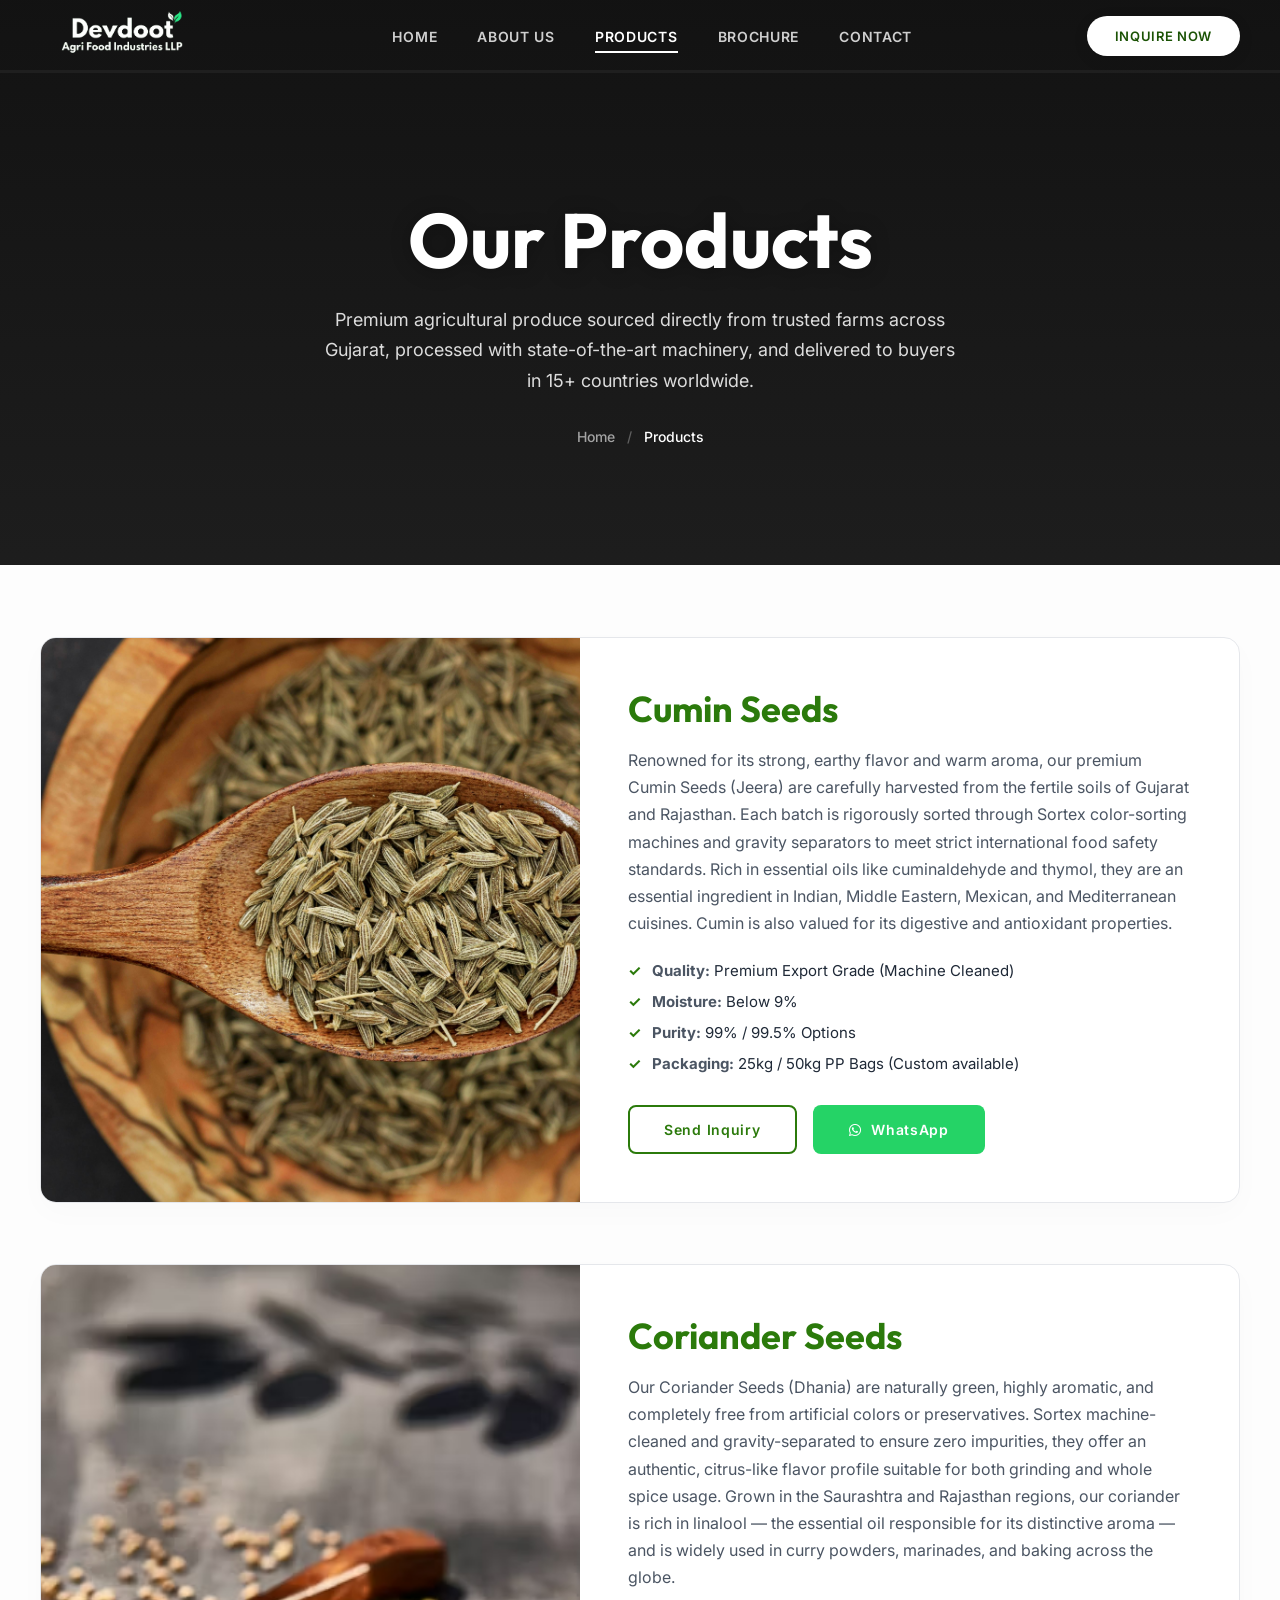
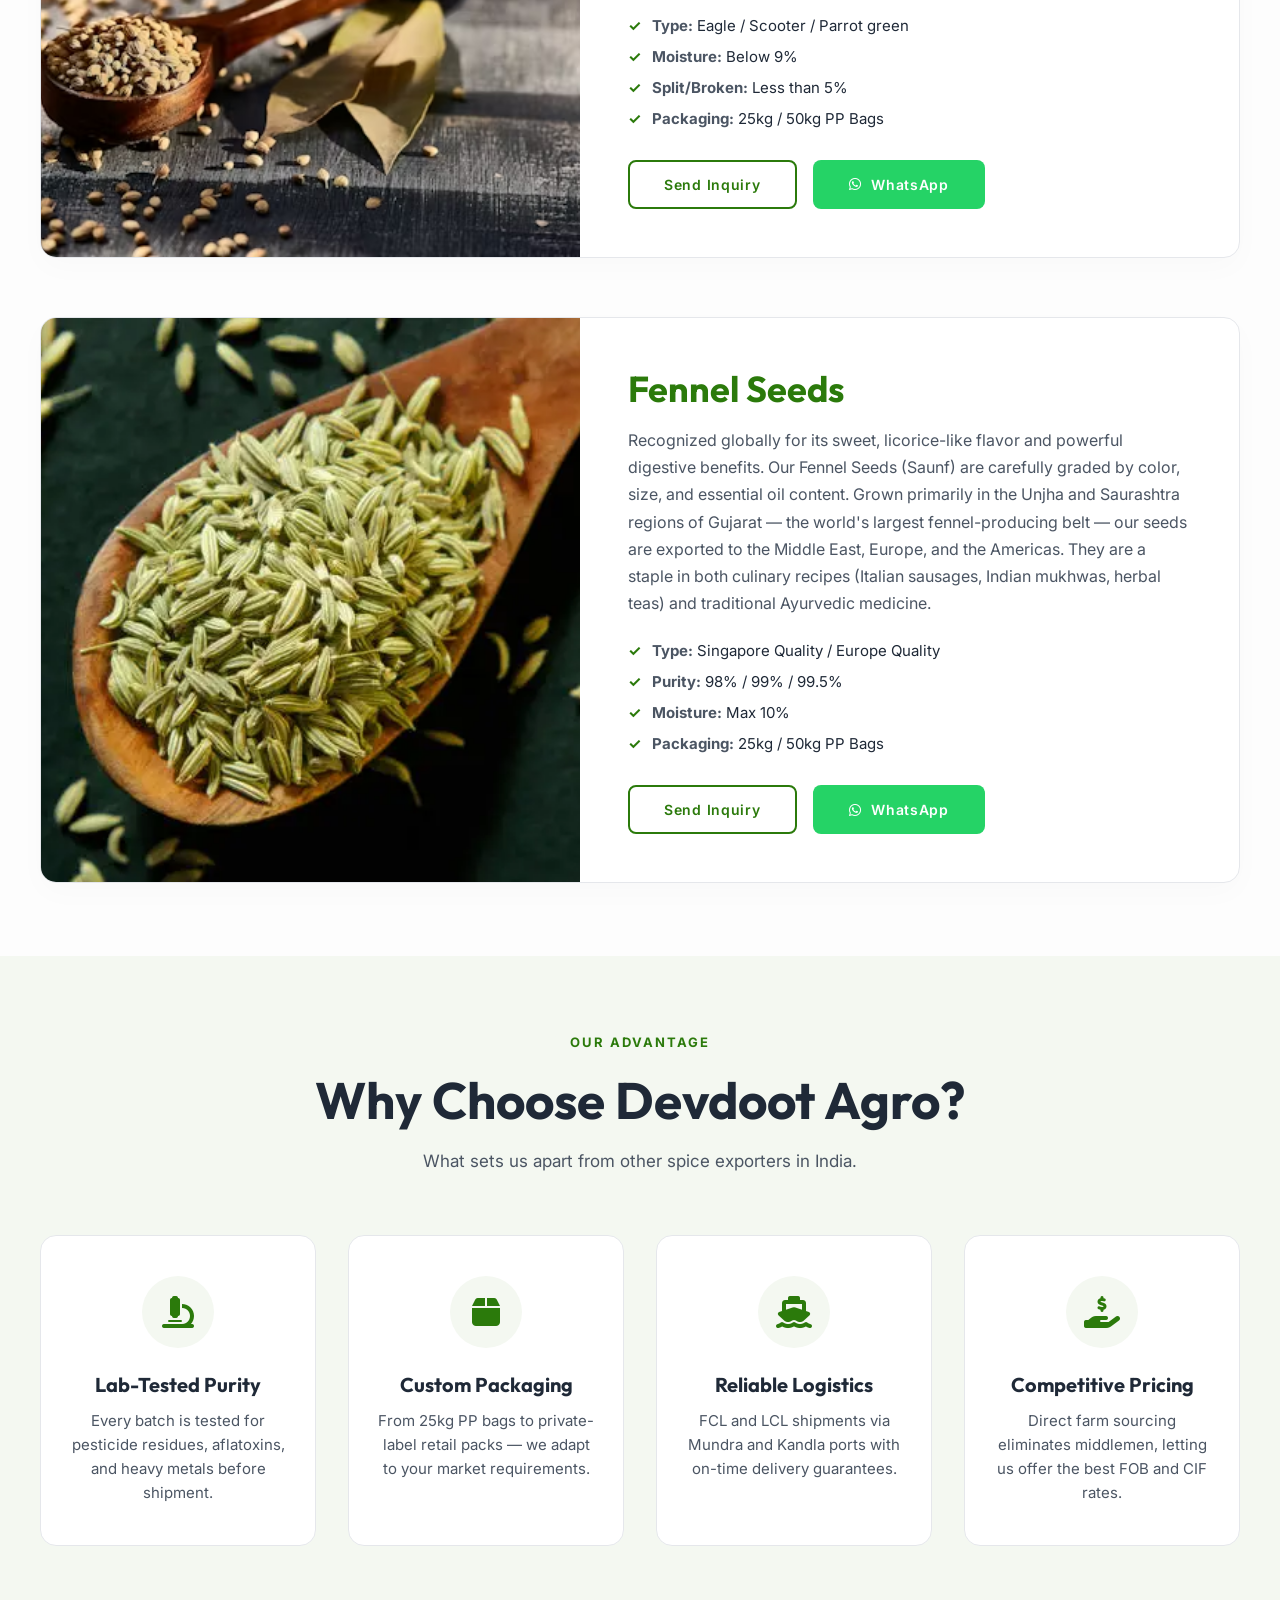
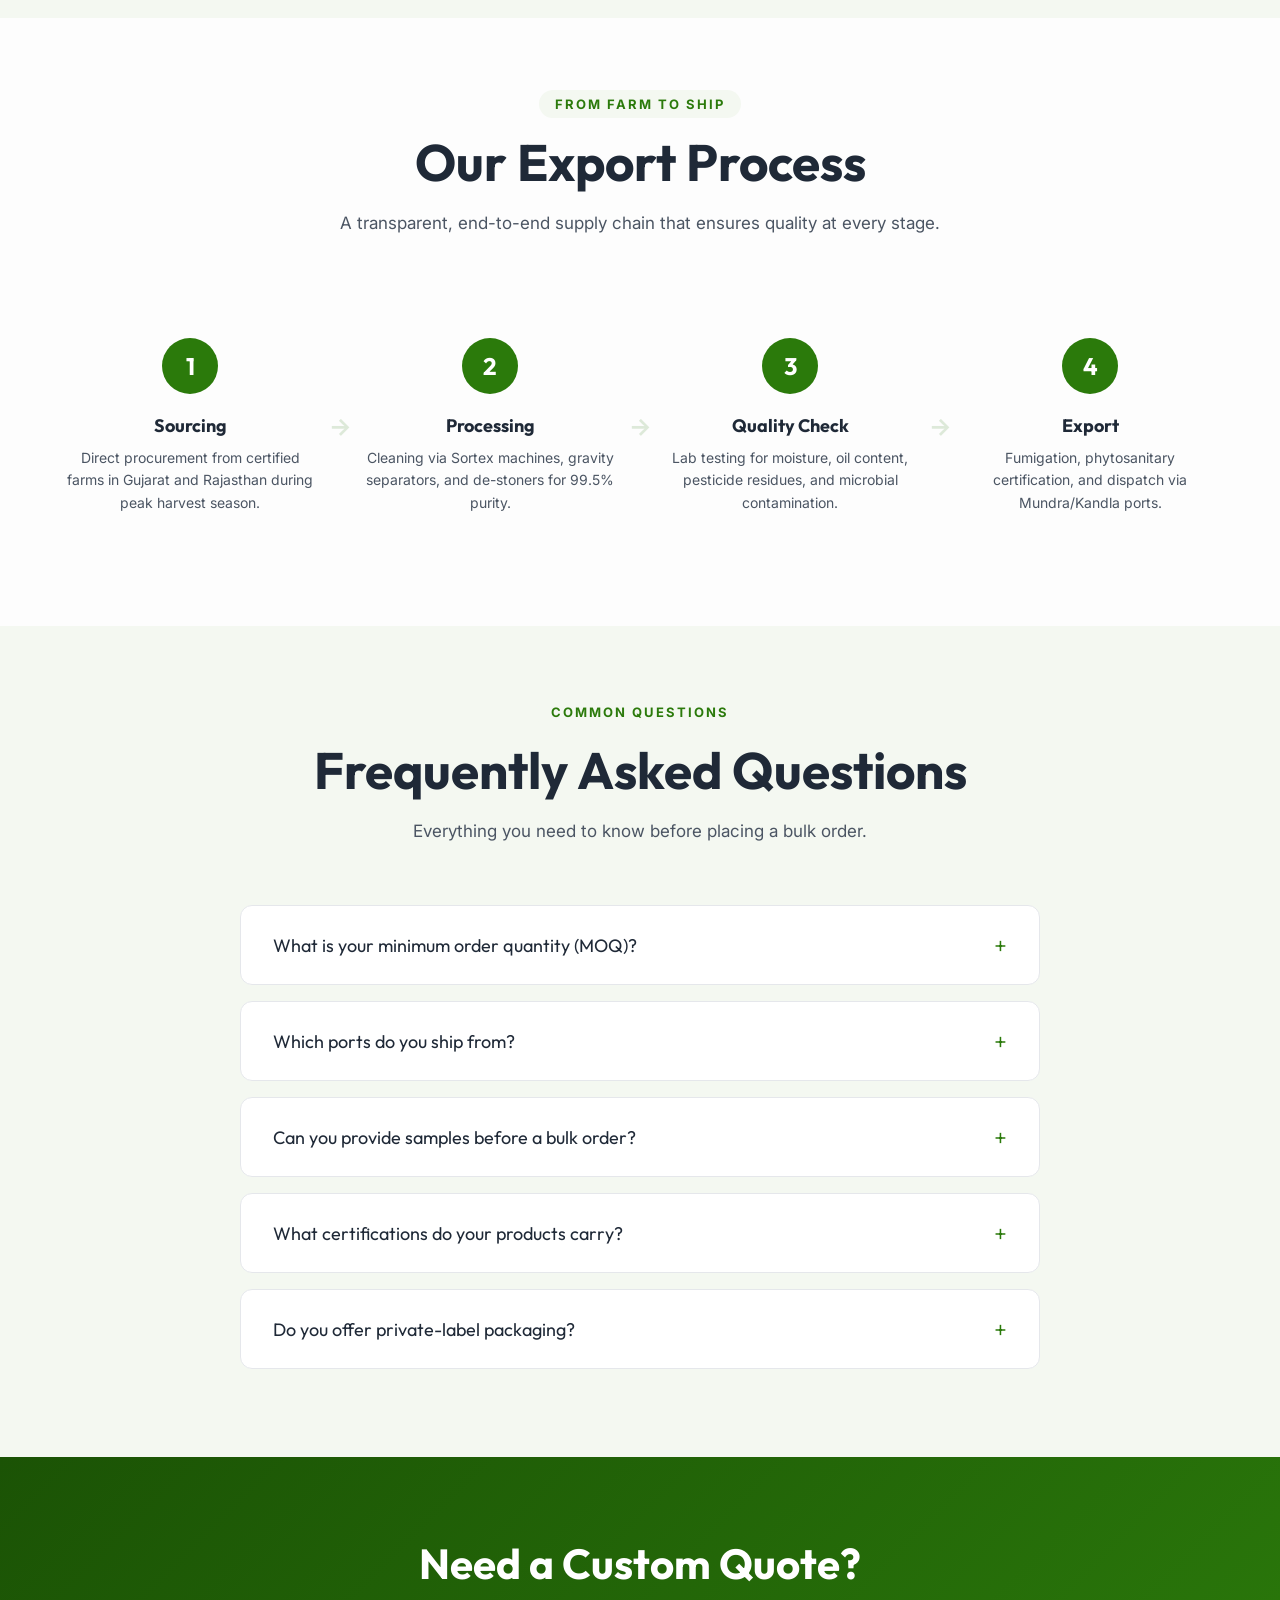
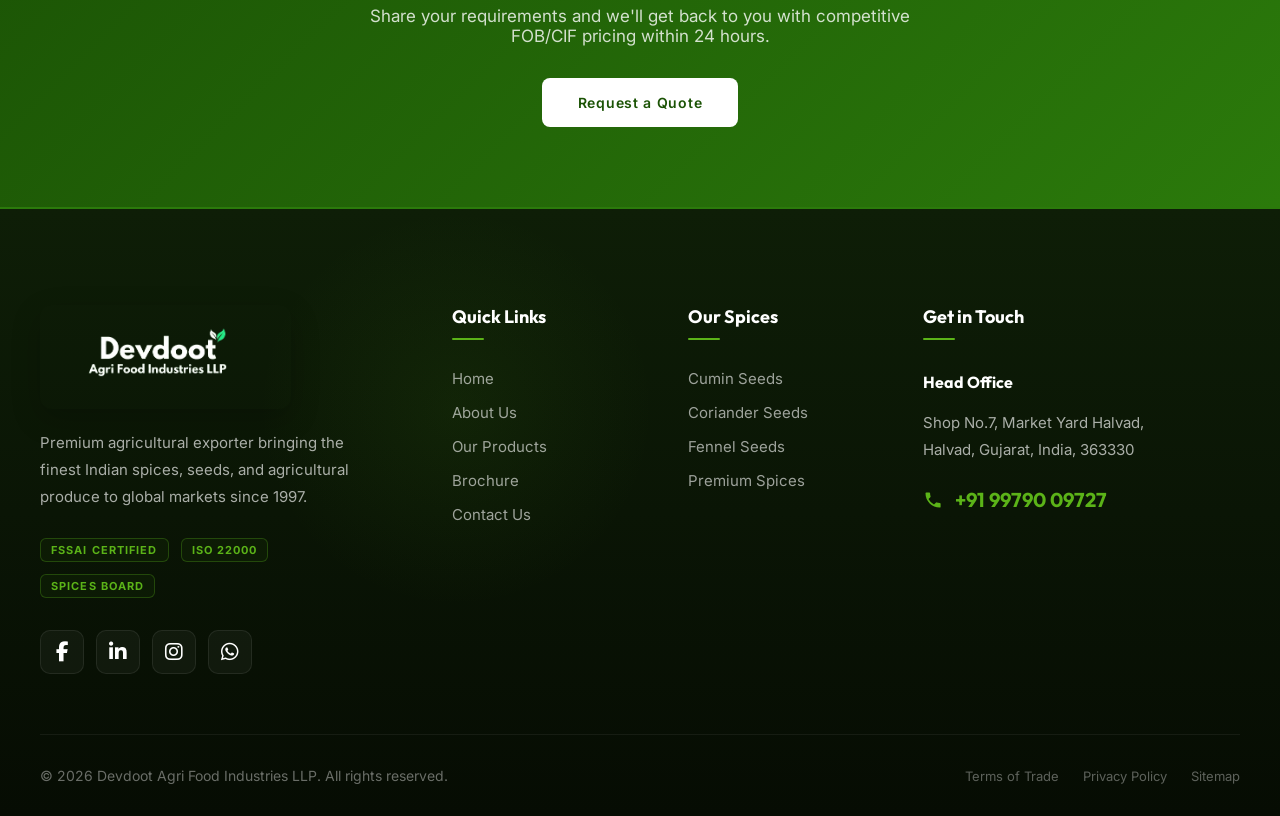
<file: products.html>
<!DOCTYPE html>
<html lang="en">
<head>
  <meta charset="UTF-8" />
  <meta name="viewport" content="width=device-width, initial-scale=1.0" />
  <title>Premium Spices & Seeds Wholesale | Products | Devdoot Agro</title>
  <meta name="description" content="Explore our premium range of agricultural products including Cumin Seeds, Coriander Seeds, and Fennel Seeds. Top export quality." />
  <meta property="og:title" content="Premium Agro Products | Devdoot Agro" />
  <meta property="og:description" content="Explore our premium range of export-quality seeds and spices." />
  <meta property="og:type" content="website" />
  <meta property="og:image" content="assets/logo.png" />
  <link rel="icon" type="image/png" href="assets/logo.png" />
  
  <link rel="preconnect" href="https://fonts.googleapis.com" />
  <link rel="preconnect" href="https://fonts.gstatic.com" crossorigin />
  <link href="https://fonts.googleapis.com/css2?family=Inter:wght@300;400;500;600&family=Outfit:wght@400;600;700;800&display=swap" rel="stylesheet" />
  <link rel="stylesheet" href="https://cdnjs.cloudflare.com/ajax/libs/font-awesome/6.4.0/css/all.min.css" />
  <link rel="stylesheet" href="styles.css" />
</head>
<body>

  <!-- ═══ NAV ═══ -->
  <nav>
    <div class="top-bar">
      <div class="container top-bar-inner">
        <div class="top-bar-left">
          <span class="tb-item"><i class="fa-solid fa-phone"></i> <a href="tel:+919979009727">+91 99790 09727</a></span>
          <span class="tb-item"><i class="fa-solid fa-envelope"></i> <a href="mailto:info@devdootagro.com">info@devdootagro.com</a></span>
        </div>
        <div class="top-bar-right">
          <span class="share-text">Share:</span>
          <a href="https://wa.me/?text=Discover%20Devdoot%20Agri%20Food%20Industries%20LLP%20-%20Global%20Exporters%20of%20Premium%20Agricultural%20Spices%20%26%20Seeds%20since%201997.%20Visit%3A%20https%3A%2F%2Fdevdootagro.com%2F" target="_blank" class="share-btn" aria-label="Share on WhatsApp">
            <i class="fa-brands fa-whatsapp"></i>
          </a>
          <a href="https://www.linkedin.com/sharing/share-offsite/?url=https%3A%2F%2Fdevdootagro.com%2F" target="_blank" class="share-btn" aria-label="Share on LinkedIn">
            <i class="fa-brands fa-linkedin-in"></i>
          </a>
          <a href="https://www.facebook.com/sharer/sharer.php?u=https%3A%2F%2Fdevdootagro.com%2F" target="_blank" class="share-btn" aria-label="Share on Facebook">
            <i class="fa-brands fa-facebook-f"></i>
          </a>
          <a href="https://www.instagram.com/devdoot_spices/" target="_blank" class="share-btn" aria-label="Instagram">
            <i class="fa-brands fa-instagram"></i>
          </a>
        </div>
      </div>
    </div>
    <div class="container nav-inner">
      <a href="index.html" class="logo-wrap">
        <img src="assets/logo.png" alt="Devdoot Agro" class="logo-img" />
      </a>
      <ul class="nav-links">
        <li><a href="index.html">Home</a></li>
        <li><a href="about.html">About Us</a></li>
        <li><a href="products.html" class="active">Products</a></li>
        <li><a href="brochure.html">Brochure</a></li>
        <li><a href="contact.html">Contact</a></li>
      </ul>
      <a href="contact.html" class="nav-cta">Inquire Now</a>
      <button class="hamburger" aria-label="Menu">
        <span></span><span></span><span></span>
      </button>
    </div>
  </nav>
  <div class="mobile-menu" id="mobileMenu">
    <ul>
      <li><a href="index.html">Home</a></li>
      <li><a href="about.html">About Us</a></li>
      <li><a href="products.html">Products</a></li>
      <li><a href="brochure.html">Brochure</a></li>
      <li><a href="contact.html">Contact</a></li>
    </ul>
    <a href="contact.html" class="nav-cta">Inquire Now</a>
  </div>

  <!-- ═══ PAGE HERO ═══ -->
  <header class="page-hero page-hero--products">
    <div class="container reveal">
      <h1>Our Products</h1>
      <p>Premium agricultural produce sourced directly from trusted farms across Gujarat, processed with state-of-the-art machinery, and delivered to buyers in 15+ countries worldwide.</p>
      <div class="breadcrumb">
        <a href="index.html">Home</a> <span>/</span> <span class="current">Products</span>
      </div>
    </div>
  </header>

  <!-- ═══ PRODUCTS LIST ═══ -->
  <section class="section-padding">
    <div class="container">
      
      <!-- CUMIN SEEDS -->
      <div class="product-detail-card reveal reveal-left" id="cumin">
        <div class="p-detail-img">
          <img src="assets/Cumin Seeds.jpg" alt="Cumin Seeds" />
        </div>
        <div class="p-detail-info">
          <h2>Cumin Seeds</h2>
          <p>Renowned for its strong, earthy flavor and warm aroma, our premium Cumin Seeds (Jeera) are carefully harvested from the fertile soils of Gujarat and Rajasthan. Each batch is rigorously sorted through Sortex color-sorting machines and gravity separators to meet strict international food safety standards. Rich in essential oils like cuminaldehyde and thymol, they are an essential ingredient in Indian, Middle Eastern, Mexican, and Mediterranean cuisines. Cumin is also valued for its digestive and antioxidant properties.</p>
          <ul class="p-features">
            <li><strong>Quality:</strong> Premium Export Grade (Machine Cleaned)</li>
            <li><strong>Moisture:</strong> Below 9%</li>
            <li><strong>Purity:</strong> 99% / 99.5% Options</li>
            <li><strong>Packaging:</strong> 25kg / 50kg PP Bags (Custom available)</li>
          </ul>
          <div class="p-actions">
            <a href="contact.html" class="btn-outline">Send Inquiry</a>
            <a href="https://wa.me/919979009727?text=Hi! I am interested in CUMIN SEEDS. Kindly connect." target="_blank" class="btn-primary wa-btn">
              <i class="fa-brands fa-whatsapp"></i> WhatsApp
            </a>
          </div>
        </div>
      </div>

      <!-- CORIANDER SEEDS -->
      <div class="product-detail-card reveal reveal-right" id="coriander">
        <div class="p-detail-img">
          <img src="assets/Coriander seeds.avif" alt="Coriander Seeds" />
        </div>
        <div class="p-detail-info">
          <h2>Coriander Seeds</h2>
          <p>Our Coriander Seeds (Dhania) are naturally green, highly aromatic, and completely free from artificial colors or preservatives. Sortex machine-cleaned and gravity-separated to ensure zero impurities, they offer an authentic, citrus-like flavor profile suitable for both grinding and whole spice usage. Grown in the Saurashtra and Rajasthan regions, our coriander is rich in linalool — the essential oil responsible for its distinctive aroma — and is widely used in curry powders, marinades, and baking across the globe.</p>
          <ul class="p-features">
            <li><strong>Type:</strong> Eagle / Scooter / Parrot green</li>
            <li><strong>Moisture:</strong> Below 9%</li>
            <li><strong>Split/Broken:</strong> Less than 5%</li>
            <li><strong>Packaging:</strong> 25kg / 50kg PP Bags</li>
          </ul>
          <div class="p-actions">
            <a href="contact.html" class="btn-outline">Send Inquiry</a>
            <a href="https://wa.me/919979009727?text=Hi! I am interested in CORIANDER SEEDS. Kindly connect." target="_blank" class="btn-primary wa-btn">
              <i class="fa-brands fa-whatsapp"></i> WhatsApp
            </a>
          </div>
        </div>
      </div>

      <!-- FENNEL SEEDS -->
      <div class="product-detail-card reveal reveal-left" id="fennel">
        <div class="p-detail-img">
          <img src="assets/fanel-seeds.webp" alt="Fennel Seeds" />
        </div>
        <div class="p-detail-info">
          <h2>Fennel Seeds</h2>
          <p>Recognized globally for its sweet, licorice-like flavor and powerful digestive benefits. Our Fennel Seeds (Saunf) are carefully graded by color, size, and essential oil content. Grown primarily in the Unjha and Saurashtra regions of Gujarat — the world's largest fennel-producing belt — our seeds are exported to the Middle East, Europe, and the Americas. They are a staple in both culinary recipes (Italian sausages, Indian mukhwas, herbal teas) and traditional Ayurvedic medicine.</p>
          <ul class="p-features">
            <li><strong>Type:</strong> Singapore Quality / Europe Quality</li>
            <li><strong>Purity:</strong> 98% / 99% / 99.5%</li>
            <li><strong>Moisture:</strong> Max 10%</li>
            <li><strong>Packaging:</strong> 25kg / 50kg PP Bags</li>
          </ul>
          <div class="p-actions">
            <a href="contact.html" class="btn-outline">Send Inquiry</a>
            <a href="https://wa.me/919979009727?text=Hi! I am interested in FENNEL SEEDS. Kindly connect." target="_blank" class="btn-primary wa-btn">
              <i class="fa-brands fa-whatsapp"></i> WhatsApp
            </a>
          </div>
        </div>
      </div>

    </div>
  </section>

  <!-- ═══ WHY CHOOSE US ═══ -->
  <section class="section-padding bg-alt">
    <div class="container">
      <div class="section-head reveal">
        <span class="tag">Our Advantage</span>
        <h2>Why Choose Devdoot Agro?</h2>
        <p>What sets us apart from other spice exporters in India.</p>
      </div>
      <div class="why-grid">
        <div class="why-card reveal">
          <div class="why-icon"><i class="fa-solid fa-microscope"></i></div>
          <h3>Lab-Tested Purity</h3>
          <p>Every batch is tested for pesticide residues, aflatoxins, and heavy metals before shipment.</p>
        </div>
        <div class="why-card reveal reveal-delay-1">
          <div class="why-icon"><i class="fa-solid fa-box"></i></div>
          <h3>Custom Packaging</h3>
          <p>From 25kg PP bags to private-label retail packs — we adapt to your market requirements.</p>
        </div>
        <div class="why-card reveal reveal-delay-2">
          <div class="why-icon"><i class="fa-solid fa-ship"></i></div>
          <h3>Reliable Logistics</h3>
          <p>FCL and LCL shipments via Mundra and Kandla ports with on-time delivery guarantees.</p>
        </div>
        <div class="why-card reveal reveal-delay-3">
          <div class="why-icon"><i class="fa-solid fa-hand-holding-dollar"></i></div>
          <h3>Competitive Pricing</h3>
          <p>Direct farm sourcing eliminates middlemen, letting us offer the best FOB and CIF rates.</p>
        </div>
      </div>
    </div>
  </section>

  <!-- ═══ OUR PROCESS ═══ -->
  <section class="section-padding">
    <div class="container">
      <div class="section-head reveal">
        <span class="tag">From Farm to Ship</span>
        <h2>Our Export Process</h2>
        <p>A transparent, end-to-end supply chain that ensures quality at every stage.</p>
      </div>
      <div class="process-grid">
        <div class="process-step reveal">
          <div class="step-number">1</div>
          <h3>Sourcing</h3>
          <p>Direct procurement from certified farms in Gujarat and Rajasthan during peak harvest season.</p>
        </div>
        <div class="process-step reveal reveal-delay-1">
          <div class="step-number">2</div>
          <h3>Processing</h3>
          <p>Cleaning via Sortex machines, gravity separators, and de-stoners for 99.5% purity.</p>
        </div>
        <div class="process-step reveal reveal-delay-2">
          <div class="step-number">3</div>
          <h3>Quality Check</h3>
          <p>Lab testing for moisture, oil content, pesticide residues, and microbial contamination.</p>
        </div>
        <div class="process-step reveal reveal-delay-3">
          <div class="step-number">4</div>
          <h3>Export</h3>
          <p>Fumigation, phytosanitary certification, and dispatch via Mundra/Kandla ports.</p>
        </div>
      </div>
    </div>
  </section>

  <!-- ═══ FAQ ═══ -->
  <section class="section-padding bg-alt">
    <div class="container">
      <div class="section-head reveal">
        <span class="tag">Common Questions</span>
        <h2>Frequently Asked Questions</h2>
        <p>Everything you need to know before placing a bulk order.</p>
      </div>
      <div class="faq-list reveal">
        <div class="faq-item">
          <button class="faq-question">What is your minimum order quantity (MOQ)?</button>
          <div class="faq-answer">
            <p>Our standard MOQ is one 20-ft container (~18-20 MT) for export orders. For trial shipments, we can accommodate smaller quantities of 5 MT via LCL.</p>
          </div>
        </div>
        <div class="faq-item">
          <button class="faq-question">Which ports do you ship from?</button>
          <div class="faq-answer">
            <p>We primarily ship from Mundra Port and Kandla Port in Gujarat. Both offer excellent connectivity and competitive freight rates to major global destinations.</p>
          </div>
        </div>
        <div class="faq-item">
          <button class="faq-question">Can you provide samples before a bulk order?</button>
          <div class="faq-answer">
            <p>Yes, we provide free samples (up to 500g) of any product along with detailed lab reports and certificates. Courier charges may apply for international sample delivery.</p>
          </div>
        </div>
        <div class="faq-item">
          <button class="faq-question">What certifications do your products carry?</button>
          <div class="faq-answer">
            <p>Our products are FSSAI certified and meet international food safety standards including FDA (USA), EU regulations, and Codex Alimentarius guidelines. We also provide phytosanitary certificates and fumigation certificates with every shipment.</p>
          </div>
        </div>
        <div class="faq-item">
          <button class="faq-question">Do you offer private-label packaging?</button>
          <div class="faq-answer">
            <p>Absolutely. We offer fully customized packaging solutions including private-label branding, retail-ready pouches, and custom bag sizes to meet your market's specific requirements.</p>
          </div>
        </div>
      </div>
    </div>
  </section>

  <!-- ═══ CTA BANNER ═══ -->
  <section class="cta-banner">
    <div class="container reveal">
      <h2>Need a Custom Quote?</h2>
      <p>Share your requirements and we'll get back to you with competitive FOB/CIF pricing within 24 hours.</p>
      <a href="contact.html" class="btn-primary">Request a Quote</a>
    </div>
  </section>

  <!-- ═══ FOOTER ═══ -->
  <footer>
    <div class="container">
      <div class="footer-grid">
        <div class="footer-brand">
          <a href="index.html" class="logo-wrap">
            <img src="assets/logo.png" alt="Devdoot Agro" />
          </a>
          <p class="footer-tagline">Premium agricultural exporter bringing the finest Indian spices, seeds, and agricultural produce to global markets since 1997.</p>
          <div class="footer-certifications">
            <span>FSSAI Certified</span>
            <span>ISO 22000</span>
            <span>Spices Board</span>
          </div>
          <div class="footer-social">
            <a href="https://facebook.com" target="_blank" class="social-btn" aria-label="Facebook">
              <i class="fa-brands fa-facebook-f"></i>
            </a>
            <a href="https://linkedin.com" target="_blank" class="social-btn" aria-label="LinkedIn">
              <i class="fa-brands fa-linkedin-in"></i>
            </a>
            <a href="https://www.instagram.com/devdoot_spices/" target="_blank" class="social-btn" aria-label="Instagram">
              <i class="fa-brands fa-instagram"></i>
            </a>
            <a href="https://wa.me/919979009727" target="_blank" class="social-btn" aria-label="WhatsApp">
              <i class="fa-brands fa-whatsapp"></i>
            </a>
          </div>
        </div>
        <div class="footer-col">
          <h4>Quick Links</h4>
          <ul>
            <li><a href="index.html">Home</a></li>
            <li><a href="about.html">About Us</a></li>
            <li><a href="products.html">Our Products</a></li>
            <li><a href="brochure.html">Brochure</a></li>
            <li><a href="contact.html">Contact Us</a></li>
          </ul>
        </div>
        <div class="footer-col">
          <h4>Our Spices</h4>
          <ul>
            <li><a href="products.html#cumin">Cumin Seeds</a></li>
            <li><a href="products.html#coriander">Coriander Seeds</a></li>
            <li><a href="products.html#fennel">Fennel Seeds</a></li>
            <li><a href="products.html">Premium Spices</a></li>
          </ul>
        </div>
        <div class="footer-col">
          <h4>Get in Touch</h4>
          <div class="footer-address">
            <strong>Head Office</strong>
            Shop No.7, Market Yard Halvad,<br>
            Halvad, Gujarat, India, 363330
          </div>
          <a href="tel:+919979009727" class="footer-phone">
            <svg viewBox="0 0 24 24" style="width:20px; height:20px; fill:currentColor; vertical-align:middle; margin-right:4px;"><path d="M6.62,10.79A15.05,15.05,0,0,0,13.2,17.37l2.2-2.2a1,1,0,0,1,1.11-.27,11.48,11.48,0,0,0,3.61.57,1,1,0,0,1,1,1V20a1,1,0,0,1-1,1A17,17,0,0,1,3,4,1,1,0,0,1,4,3H7.5a1,1,0,0,1,1,1,11.36,11.36,0,0,0,.57,3.6,1,1,0,0,1-.27,1.1Z"/></svg>
            +91 99790 09727
          </a>
        </div>
      </div>
      <div class="footer-bottom">
        <p>© 2026 Devdoot Agri Food Industries LLP. All rights reserved.</p>
        <div class="footer-bottom-links">
          <a href="contact.html">Terms of Trade</a>
          <a href="contact.html">Privacy Policy</a>
          <a href="contact.html">Sitemap</a>
        </div>
      </div>
    </div>
  <button class="scroll-top" id="scrollTop" aria-label="Scroll to top">
    <svg viewBox="0 0 24 24">
      <path d="M18 15l-6-6-6 6" stroke-width="2" stroke-linecap="round" stroke-linejoin="round" />
    </svg>
  </button>

  <script src="script.js"></script>
</body>
</html>
</file>
<file: styles.css>
/* ═══════════════════════════════════════════
   DEVDOOT AGRO — MASTER STYLESHEET
   Theme: Light aesthetic · Green accent · Agricultural
   ═══════════════════════════════════════════ */

/* ─── TOKENS ─── */
:root {
  --green: #2B7A0B;
  --green-light: #5BB318;
  --green-glow: rgba(43, 122, 11, 0.15);
  --green-dark: #1b5305;
  --bg-main: #FDFDFD;
  --bg-card: #FFFFFF;
  --bg-alt: #F4F8F1;
  /* very faint green */
  --text-dark: #1F2937;
  --text-mid: #4B5563;
  --text-light: #9CA3AF;
  --border: #E5E7EB;
  --white: #FFFFFF;
  --font-display: 'Outfit', sans-serif;
  --font-body: 'Inter', sans-serif;
  --green-wa: #25D366;
}

/* ─── RESET ─── */
*,
*::before,
*::after {
  margin: 0;
  padding: 0;
  box-sizing: border-box;
}

html {
  scroll-behavior: smooth;
}

body {
  font-family: var(--font-body);
  background: var(--bg-main);
  color: var(--text-dark);
  overflow-x: hidden;
  -webkit-font-smoothing: antialiased;
}

img {
  display: block;
  max-width: 100%;
}

a {
  text-decoration: none;
}

button {
  border: none;
  cursor: pointer;
  font-family: inherit;
}

input,
textarea,
select {
  font-family: inherit;
}

/* ─── UTILITIES ─── */
.container {
  max-width: 1280px;
  margin: 0 auto;
  padding: 0 40px;
}

.section-padding {
  padding: 72px 0;
}

.section-head {
  text-align: center;
  margin-bottom: 60px;
}

.section-head .tag {
  display: inline-block;
  font-size: 13px;
  font-weight: 700;
  letter-spacing: 0.15em;
  text-transform: uppercase;
  color: var(--green);
  background: var(--bg-alt);
  padding: 6px 16px;
  border-radius: 30px;
  margin-bottom: 16px;
}

.section-head h2 {
  font-family: var(--font-display);
  font-size: clamp(36px, 4vw, 56px);
  color: var(--text-dark);
  line-height: 1.1;
  margin-bottom: 20px;
}

.section-head p {
  font-size: 17px;
  color: var(--text-mid);
  max-width: 600px;
  margin: 0 auto;
  line-height: 1.6;
}

.page-hero {
  padding: 200px 0 120px;
  position: relative;
  overflow: hidden;
  text-align: center;
  background-color: #1a1a1a;
  background-size: cover;
  background-position: center;
  background-repeat: no-repeat;
}

.page-hero::before {
  content: "";
  position: absolute;
  inset: 0;
  background: linear-gradient(180deg, rgba(15, 15, 15, 0.7) 0%, rgba(30, 30, 30, 0.8) 100%);
  z-index: 1;
}

.page-hero .container {
  position: relative;
  z-index: 2;
}

.page-hero h1 {
  font-family: var(--font-display);
  font-size: clamp(48px, 6vw, 84px);
  color: var(--white);
  line-height: 1.05;
  margin-bottom: 24px;
  text-shadow: 0 2px 20px rgba(0, 0, 0, 0.3);
}

.page-hero p {
  font-size: 18px;
  color: rgba(255, 255, 255, 0.85);
  max-width: 640px;
  margin: 0 auto;
  line-height: 1.7;
}

/* Per-page hero backgrounds */
.page-hero--about {
  background-image: url('https://images.unsplash.com/photo-1625246333195-78d9c38ad449?q=80&w=2070&auto=format&fit=crop');
}

.page-hero--products {
  background-image: url('https://images.unsplash.com/photo-1596040033229-a9821ebd058d?q=80&w=2070&auto=format&fit=crop');
}

.page-hero--brochure {
  background-image: url('https://images.unsplash.com/photo-1574323347407-f5e1ad6d020b?q=80&w=2070&auto=format&fit=crop');
}

.page-hero--contact {
  background-image: url('https://images.unsplash.com/photo-1542601906990-b4d3fb778b09?q=80&w=2070&auto=format&fit=crop');
}

.breadcrumb {
  display: flex;
  align-items: center;
  justify-content: center;
  gap: 12px;
  margin-top: 32px;
  font-size: 14px;
  font-weight: 500;
}

.breadcrumb a {
  color: rgba(255, 255, 255, 0.6);
  transition: color 0.2s;
}

.breadcrumb a:hover {
  color: var(--white);
}

.breadcrumb span {
  color: rgba(255, 255, 255, 0.3);
}

.breadcrumb .current {
  color: var(--white);
}

/* ─── BUTTONS ─── */
.btn-primary {
  background: var(--green);
  color: var(--white);
  padding: 16px 36px;
  font-size: 14px;
  font-weight: 600;
  letter-spacing: 0.05em;
  border-radius: 8px;
  display: inline-flex;
  align-items: center;
  gap: 10px;
  position: relative;
  overflow: hidden;
  z-index: 1;
  transition: all 0.4s cubic-bezier(0.16, 1, 0.3, 1);
}

.btn-primary::before {
  content: "";
  position: absolute;
  top: 0;
  left: -100%;
  width: 100%;
  height: 100%;
  background: linear-gradient(90deg,
      transparent,
      rgba(255, 255, 255, 0.2),
      transparent);
  transform: skewX(-25deg);
  z-index: -1;
  transition: none;
}

.btn-primary:hover {
  background: var(--green-dark);
  transform: translateY(-3px);
  box-shadow: 0 12px 24px var(--green-glow);
}

.btn-primary:hover::before {
  left: 200%;
  transition: left 0.8s ease-in-out;
}

.btn-outline {
  background: transparent;
  color: var(--green);
  border: 2px solid var(--green);
  padding: 14px 34px;
  font-size: 14px;
  font-weight: 600;
  letter-spacing: 0.05em;
  border-radius: 8px;
  display: inline-flex;
  align-items: center;
  gap: 10px;
  position: relative;
  overflow: hidden;
  z-index: 1;
  transition: all 0.4s cubic-bezier(0.16, 1, 0.3, 1);
}

.btn-outline::before {
  content: "";
  position: absolute;
  inset: 0;
  background: var(--green);
  transform: scaleX(0);
  transform-origin: right;
  z-index: -1;
  transition: transform 0.4s cubic-bezier(0.16, 1, 0.3, 1);
}

.btn-outline:hover {
  color: var(--white);
  transform: translateY(-3px);
  box-shadow: 0 8px 20px var(--green-glow);
}

.btn-outline:hover::before {
  transform: scaleX(1);
  transform-origin: left;
}

/* Utilities */
.text-center {
  text-align: center;
}

/* ─── NAV ─── */
.top-bar {
  background: rgba(14, 30, 7, 0.45);
  border-bottom: 1px solid rgba(255, 255, 255, 0.08);
  font-size: 13px;
  color: rgba(255, 255, 255, 0.75);
  transition: all 0.4s cubic-bezier(0.16, 1, 0.3, 1);
  height: 0;
  overflow: hidden;
  opacity: 0;
  visibility: hidden;
}

nav.scrolled .top-bar,
nav.mobile-open .top-bar {
  background: rgba(10, 36, 2, 0.6);
  border-bottom: 1px solid rgba(255, 255, 255, 0.05);
  height: 38px;
  opacity: 1;
  visibility: visible;
}

.top-bar-inner {
  display: flex;
  justify-content: space-between;
  align-items: center;
  height: 38px;
}

.top-bar-left {
  display: flex;
  align-items: center;
  gap: 24px;
}

.tb-item {
  display: inline-flex;
  align-items: center;
  gap: 6px;
  font-weight: 500;
}

.tb-item a {
  color: rgba(255, 255, 255, 0.8);
  transition: color 0.2s ease;
}

.tb-item a:hover {
  color: var(--green-light);
}

.top-bar-right {
  display: flex;
  align-items: center;
  gap: 12px;
}

.share-text {
  font-size: 11px;
  text-transform: uppercase;
  letter-spacing: 0.08em;
  color: rgba(255, 255, 255, 0.5);
  font-weight: 700;
}

.share-btn {
  color: rgba(255, 255, 255, 0.6);
  display: flex;
  align-items: center;
  justify-content: center;
  transition: all 0.3s cubic-bezier(0.16, 1, 0.3, 1);
  padding: 4px;
}

.share-btn svg,
.share-btn i {
  width: 15px;
  height: 15px;
  font-size: 15px;
  display: flex;
  align-items: center;
  justify-content: center;
  fill: currentColor;
}

.share-btn:hover {
  color: var(--green-light);
  transform: translateY(-2px) scale(1.1);
}

@media (max-width: 1024px) {
  .top-bar {
    display: none;
  }
}

nav {
  position: fixed;
  top: 0;
  left: 0;
  right: 0;
  z-index: 100;
  background: transparent;
  backdrop-filter: blur(0);
  -webkit-backdrop-filter: blur(0);
  border-bottom: 1px solid rgba(255, 255, 255, 0);
  transition: all 0.4s cubic-bezier(0.16, 1, 0.3, 1);
}

nav.scrolled,
nav.mobile-open {
  background: rgba(27, 83, 5, 0.96);
  backdrop-filter: blur(16px);
  -webkit-backdrop-filter: blur(16px);
  border-bottom: 1px solid rgba(255, 255, 255, 0.08);
  box-shadow: 0 10px 30px rgba(0, 0, 0, 0.15);
}

.nav-inner {
  display: flex;
  align-items: center;
  justify-content: space-between;
  height: 70px;
  /* Stable height to prevent mobile layout shifting */
}

.logo-wrap {
  display: flex;
  align-items: center;
}

.logo-img {
  height: 70px;
  width: auto;
  /* Stable logo height for layout solidity */
}

.nav-links {
  display: flex;
  align-items: center;
  gap: 40px;
  list-style: none;
}

.nav-links a {
  color: rgba(255, 255, 255, 0.8);
  font-size: 14px;
  font-weight: 600;
  letter-spacing: 0.05em;
  text-transform: uppercase;
  position: relative;
  padding: 8px 0;
  transition: color 0.3s ease;
}

.nav-links a::after {
  content: "";
  position: absolute;
  bottom: 0;
  left: 0;
  width: 100%;
  height: 2px;
  background: var(--white);
  transform: scaleX(0);
  transform-origin: right;
  transition: transform 0.4s cubic-bezier(0.16, 1, 0.3, 1);
}

.nav-links a:hover {
  color: var(--white);
}

.nav-links a:hover::after,
.nav-links a.active::after {
  transform: scaleX(1);
  transform-origin: left;
}

.nav-links a.active {
  color: var(--white);
}

.nav-cta {
  background: var(--white);
  color: var(--green-dark);
  padding: 12px 28px;
  font-size: 13px;
  font-weight: 600;
  letter-spacing: 0.05em;
  text-transform: uppercase;
  border-radius: 30px;
  box-shadow: 0 4px 15px rgba(0, 0, 0, 0.1);
  transition: all 0.3s cubic-bezier(0.16, 1, 0.3, 1);
}

.nav-cta:hover {
  background: var(--bg-alt);
  transform: translateY(-2px);
  box-shadow: 0 8px 20px rgba(255, 255, 255, 0.2);
}

.hamburger {
  display: none;
  flex-direction: column;
  gap: 6px;
  background: none;
  border: none;
  cursor: pointer;
}

.hamburger span {
  width: 28px;
  height: 2px;
  background: var(--white);
  transition: 0.3s;
}

.hamburger.open span:nth-child(1) {
  transform: translateY(8px) rotate(45deg);
}

.hamburger.open span:nth-child(2) {
  opacity: 0;
}

.hamburger.open span:nth-child(3) {
  transform: translateY(-8px) rotate(-45deg);
}

.mobile-menu {
  display: flex;
  position: fixed;
  top: 70px;
  /* Aligns perfectly with the new 70px header height */
  left: 0;
  right: 0;
  bottom: 0;
  background: linear-gradient(135deg, rgba(14, 30, 7, 0.98) 0%, rgba(6, 12, 3, 0.99) 100%);
  backdrop-filter: blur(20px);
  -webkit-backdrop-filter: blur(20px);
  z-index: 99;
  padding: 60px 40px;
  flex-direction: column;
  align-items: center;
  justify-content: space-between;
  border-top: 1px solid rgba(91, 179, 24, 0.25);
  opacity: 0;
  visibility: hidden;
  pointer-events: none;
  transform: translateY(-15px);
  transition: all 0.4s cubic-bezier(0.16, 1, 0.3, 1);
}

.mobile-menu.open {
  opacity: 1;
  visibility: visible;
  pointer-events: auto;
  transform: translateY(0);
}

.mobile-menu ul {
  list-style: none;
  display: flex;
  flex-direction: column;
  align-items: center;
  gap: 32px;
  width: 100%;
  margin-top: 20px;
}

.mobile-menu ul li {
  opacity: 0;
  transform: translateY(15px);
  transition: opacity 0.5s cubic-bezier(0.16, 1, 0.3, 1), transform 0.5s cubic-bezier(0.16, 1, 0.3, 1);
}

.mobile-menu.open ul li {
  opacity: 1;
  transform: translateY(0);
}

.mobile-menu.open ul li:nth-child(1) {
  transition-delay: 0.08s;
}

.mobile-menu.open ul li:nth-child(2) {
  transition-delay: 0.14s;
}

.mobile-menu.open ul li:nth-child(3) {
  transition-delay: 0.2s;
}

.mobile-menu.open ul li:nth-child(4) {
  transition-delay: 0.26s;
}

.mobile-menu.open ul li:nth-child(5) {
  transition-delay: 0.32s;
}

.mobile-menu a {
  position: relative;
  display: inline-block;
  color: rgba(255, 255, 255, 0.85);
  font-family: var(--font-display);
  font-size: 26px;
  font-weight: 600;
  letter-spacing: 0.04em;
  text-transform: uppercase;
  transition: all 0.3s cubic-bezier(0.16, 1, 0.3, 1);
}

.mobile-menu a::after {
  content: '';
  position: absolute;
  bottom: -4px;
  left: 50%;
  width: 0;
  height: 2px;
  background: var(--green-light);
  transition: all 0.3s cubic-bezier(0.16, 1, 0.3, 1);
  transform: translateX(-50%);
}

.mobile-menu a:hover::after,
.mobile-menu a.active::after {
  width: 40px;
}

.mobile-menu a:hover,
.mobile-menu a.active {
  color: var(--white);
  transform: translateY(-2px);
  text-shadow: 0 0 15px rgba(91, 179, 24, 0.4);
}

.mobile-menu .nav-cta {
  margin-top: auto;
  margin-bottom: 20px;
  background: var(--green);
  color: var(--white);
  padding: 16px 48px;
  font-size: 15px;
  font-weight: 700;
  letter-spacing: 0.08em;
  text-transform: uppercase;
  border-radius: 30px;
  box-shadow: 0 8px 25px rgba(43, 122, 11, 0.3);
  transition: all 0.3s cubic-bezier(0.16, 1, 0.3, 1);
  text-align: center;
  width: 100%;
  max-width: 280px;
}

.mobile-menu .nav-cta:hover {
  background: var(--green-light);
  transform: translateY(-2px);
  box-shadow: 0 12px 30px rgba(91, 179, 24, 0.4);
}

/* ─── REVEAL & MOTION SYSTEM ─── */
.reveal {
  opacity: 0;
  transform: translateY(40px);
  transition: opacity 0.85s cubic-bezier(0.16, 1, 0.3, 1),
    transform 0.85s cubic-bezier(0.16, 1, 0.3, 1);
  will-change: transform, opacity;
}

/* Directional Reveals */
.reveal.reveal-left {
  transform: translateX(-50px);
}

.reveal.reveal-right {
  transform: translateX(50px);
}

.reveal.reveal-scale {
  transform: scale(0.94) translateY(20px);
}

.reveal.reveal-fade {
  transform: none;
}

/* Active State */
.reveal.active {
  opacity: 1;
  transform: translate(0) scale(1);
}

/* Delays for Staggered Entrances */
.reveal-delay-1 {
  transition-delay: 0.1s;
}

.reveal-delay-2 {
  transition-delay: 0.2s;
}

.reveal-delay-3 {
  transition-delay: 0.3s;
}

.reveal-delay-4 {
  transition-delay: 0.4s;
}

.reveal-delay-5 {
  transition-delay: 0.5s;
}

/* Scroll Reading Progress Bar */
.scroll-progress-container {
  position: fixed;
  top: 70px;
  /* Initially hidden top-bar, so only nav height */
  left: 0;
  width: 100%;
  height: 3px;
  background: rgba(255, 255, 255, 0.05);
  z-index: 101;
  /* Higher than nav z-index so it is visible */
  pointer-events: none;
  transition: top 0.4s cubic-bezier(0.16, 1, 0.3, 1);
}

@media (min-width: 1025px) {
  nav.scrolled+.scroll-progress-container {
    top: 108px !important;
  }
}

nav.mobile-open+.scroll-progress-container {
  top: 80px !important;
}

.scroll-progress-bar {
  height: 100%;
  width: 0%;
  background: linear-gradient(90deg, var(--green-light) 0%, var(--green) 100%);
  box-shadow: 0 0 10px rgba(91, 179, 24, 0.5);
  transition: width 0.1s ease-out;
}

@media (max-width: 1024px) {
  .scroll-progress-container,
  nav.scrolled+.scroll-progress-container,
  nav.mobile-open+.scroll-progress-container {
    top: 70px !important; /* Stable tablet header height */
  }
}

@media (max-width: 480px) {
  .scroll-progress-container,
  nav.scrolled+.scroll-progress-container,
  nav.mobile-open+.scroll-progress-container {
    top: 80px !important; /* Stable mobile header height */
  }
}

/* Timeline enhancements (pulse/line growth) */
.timeline-wrap::before {
  transition: height 1s ease-out;
}

.timeline-marker {
  transition: background-color 0.3s, transform 0.3s, box-shadow 0.3s;
}

.timeline-item.active .timeline-marker {
  background: var(--green-light);
  transform: translate(-50%, -50%) scale(1.2);
  box-shadow: 0 0 15px var(--green-light), 0 0 0 6px var(--green-glow);
}

.timeline-item .timeline-content {
  transition: border-color 0.5s, box-shadow 0.5s;
}

.timeline-item.active .timeline-content {
  border-color: var(--green-light);
  box-shadow: 0 15px 35px rgba(43, 122, 11, 0.06);
}

/* ─── FOOTER ─── */
footer {
  background: linear-gradient(180deg, #0e1e07 0%, #060c03 100%);
  padding: 96px 0 0;
  color: rgba(255, 255, 255, 0.75);
  font-family: var(--font-body);
  position: relative;
  overflow: hidden;
  border-top: 2px solid var(--green);
}

footer::before {
  content: "";
  position: absolute;
  top: 0;
  left: 20%;
  width: 400px;
  height: 400px;
  background: radial-gradient(circle, rgba(91, 179, 24, 0.08) 0%, transparent 70%);
  z-index: 1;
  pointer-events: none;
}

.footer-grid {
  display: grid;
  grid-template-columns: 2fr 1fr 1fr 1.8fr;
  gap: 60px;
  padding-bottom: 60px;
  position: relative;
  z-index: 2;
}

.footer-brand {
  display: flex;
  flex-direction: column;
  gap: 20px;
}

.footer-brand .logo-wrap {
  padding: 12px 24px;
  border-radius: 12px;
  display: inline-block;
  align-self: flex-start;
  box-shadow: 0 10px 30px rgba(0, 0, 0, 0.2);
  transition: transform 0.3s;
}

.footer-brand .logo-wrap:hover {
  transform: scale(1.04);
}

.footer-brand .logo-wrap img {
  height: 80px;
  width: auto;
}

.footer-tagline {
  font-size: 15px;
  color: rgba(255, 255, 255, 0.65);
  line-height: 1.8;
  max-width: 340px;
}

.footer-certifications {
  display: flex;
  align-items: center;
  flex-wrap: wrap;
  gap: 12px;
  margin-top: 8px;
}

.footer-certifications span {
  font-size: 11px;
  text-transform: uppercase;
  letter-spacing: 0.1em;
  color: var(--green-light);
  font-weight: 700;
  border: 1px solid rgba(91, 179, 24, 0.3);
  padding: 4px 10px;
  border-radius: 6px;
  background: rgba(91, 179, 24, 0.05);
}

.footer-social {
  display: flex;
  gap: 12px;
  margin-top: 12px;
}

.social-btn {
  width: 44px;
  height: 44px;
  background: rgba(255, 255, 255, 0.04);
  border: 1px solid rgba(255, 255, 255, 0.08);
  border-radius: 10px;
  display: flex;
  align-items: center;
  justify-content: center;
  color: var(--white);
  transition: all 0.3s cubic-bezier(0.16, 1, 0.3, 1);
}

.social-btn:hover {
  background: var(--green);
  border-color: var(--green-light);
  transform: translateY(-4px);
  box-shadow: 0 8px 20px rgba(91, 179, 24, 0.3);
}

.social-btn svg,
.social-btn i {
  width: 20px;
  height: 20px;
  font-size: 20px;
  display: flex;
  align-items: center;
  justify-content: center;
  fill: currentColor;
}

.footer-col h4 {
  font-family: var(--font-display);
  font-size: 18px;
  color: var(--white);
  margin-bottom: 28px;
  position: relative;
  padding-bottom: 12px;
  font-weight: 700;
}

.footer-col h4::after {
  content: "";
  position: absolute;
  bottom: 0;
  left: 0;
  width: 32px;
  height: 2px;
  background: var(--green-light);
  border-radius: 2px;
}

.footer-col ul {
  list-style: none;
  display: flex;
  flex-direction: column;
  gap: 14px;
}

.footer-col ul li a {
  font-size: 15px;
  color: rgba(255, 255, 255, 0.6);
  transition: all 0.3s ease;
  display: inline-block;
}

.footer-col ul li a:hover {
  color: var(--green-light);
  transform: translateX(6px);
}

.footer-address {
  font-size: 15px;
  color: rgba(255, 255, 255, 0.65);
  line-height: 1.8;
  display: flex;
  flex-direction: column;
  gap: 8px;
}

.footer-address strong {
  color: var(--white);
  display: block;
  font-size: 16px;
  margin-bottom: 4px;
  font-family: var(--font-display);
}

.footer-phone {
  display: inline-flex;
  align-items: center;
  gap: 8px;
  font-size: 20px;
  font-family: var(--font-display);
  font-weight: 700;
  color: var(--green-light);
  margin-top: 24px;
  transition: all 0.3s;
}

.footer-phone:hover {
  color: var(--white);
  transform: translateY(-2px);
}

.footer-bottom {
  border-top: 1px solid rgba(255, 255, 255, 0.06);
  padding: 32px 0;
  display: flex;
  justify-content: space-between;
  align-items: center;
  flex-wrap: wrap;
  gap: 20px;
  position: relative;
  z-index: 2;
}

.footer-bottom p {
  font-size: 14px;
  color: rgba(255, 255, 255, 0.4);
}

.footer-bottom-links {
  display: flex;
  gap: 24px;
}

.footer-bottom-links a {
  font-size: 13px;
  color: rgba(255, 255, 255, 0.35);
  transition: color 0.3s;
}

.footer-bottom-links a:hover {
  color: var(--green-light);
}

/* ─── FLOATING WIDGETS ─── */
.wa-float {
  position: fixed;
  bottom: 28px;
  right: 28px;
  z-index: 999;
  background: var(--green-wa);
  width: 58px;
  height: 58px;
  border-radius: 50%;
  display: flex;
  align-items: center;
  justify-content: center;
  box-shadow: 0 4px 20px rgba(37, 211, 102, 0.4);
  transition: transform 0.2s;
}

.wa-float:hover {
  transform: scale(1.08);
}

.wa-float svg {
  width: 32px;
  height: 32px;
  fill: #fff;
}

.scroll-top {
  position: fixed;
  bottom: 100px;
  right: 32px;
  z-index: 999;
  background: var(--bg-card);
  border: 1px solid var(--border);
  width: 48px;
  height: 48px;
  border-radius: 50%;
  display: flex;
  align-items: center;
  justify-content: center;
  opacity: 0;
  transform: translateY(10px);
  transition: all 0.3s;
  cursor: pointer;
  box-shadow: 0 4px 15px rgba(0, 0, 0, 0.05);
}

.scroll-top.visible {
  opacity: 1;
  transform: translateY(0);
}

.scroll-top:hover {
  border-color: var(--green);
  color: var(--green);
}

.scroll-top svg {
  width: 20px;
  height: 20px;
  stroke: var(--text-dark);
  fill: none;
  transition: stroke 0.2s;
}

.scroll-top:hover svg {
  stroke: var(--green);
}

/* ─── HERO SECTION ─── */
.hero-section {
  padding: 180px 0 120px;
  background: linear-gradient(185deg, rgba(34, 71, 18, 0.7) 0%, rgba(18, 36, 10, 0.25) 100%), url('https://images.unsplash.com/photo-1596040033229-a9821ebd058d?q=80&w=2070&auto=format&fit=crop') center/cover;
  min-height: 85vh;
  display: flex;
  align-items: center;
  position: relative;
  overflow: hidden;
}

.hero-bg {
  width: 100%;
}

.hero-content {
  text-align: center;
  max-width: 800px;
  margin: 0 auto;
  /* Perfectly centered alignment */
}

.hero-tag {
  display: inline-block;
  font-size: 13px;
  font-weight: 700;
  letter-spacing: 0.2em;
  text-transform: uppercase;
  color: var(--green-light);
  margin-bottom: 24px;
  border-bottom: 2px solid var(--green-light);
  padding-bottom: 4px;
}

.hero-section h1 {
  font-family: var(--font-display);
  font-size: clamp(48px, 8vw, 70px);
  color: var(--white);
  line-height: 1.05;
  margin-bottom: 24px;
}

.hero-section h1 em {
  color: var(--green-light);
  font-style: normal;
}

.hero-section p {
  font-size: 18px;
  color: rgba(255, 255, 255, 0.82);
  line-height: 1.6;
  margin-bottom: 40px;
}

.hero-actions {
  display: flex;
  align-items: center;
  justify-content: center;
  gap: 16px;
}

/* Custom outline button for dark green hero contrast */
.hero-section .btn-outline {
  color: var(--white);
  border-color: rgba(255, 255, 255, 0.4);
}

.hero-section .btn-outline::before {
  background: var(--white);
}

.hero-section .btn-outline:hover {
  color: var(--green-dark);
  border-color: var(--white);
  box-shadow: 0 8px 20px rgba(255, 255, 255, 0.15);
}

/* ─── ABOUT STRIP ─── */
.bg-alt {
  background: var(--bg-alt);
}

.about-grid {
  display: grid;
  grid-template-columns: 1fr 1fr;
  gap: 60px;
  align-items: center;
}

.about-text h2 {
  font-family: var(--font-display);
  font-size: clamp(32px, 4vw, 48px);
  color: var(--text-dark);
  margin-bottom: 24px;
  line-height: 1.15;
}

.about-text p {
  font-size: 16px;
  color: var(--text-mid);
  line-height: 1.7;
}

.about-stats {
  display: grid;
  grid-template-columns: 1fr 1fr;
  gap: 24px;
}

.stat-card {
  background: var(--bg-card);
  padding: 32px;
  border-radius: 12px;
  border: 1px solid var(--border);
  box-shadow: 0 4px 20px rgba(0, 0, 0, 0.02);
}

.stat-card h3 {
  font-family: var(--font-display);
  font-size: 42px;
  color: var(--green);
  margin-bottom: 8px;
  line-height: 1;
}

.stat-card p {
  font-size: 14px;
  font-weight: 600;
  color: var(--text-mid);
}

/* ─── PRODUCTS PREVIEW ─── */
.products-preview-grid {
  display: grid;
  grid-template-columns: repeat(3, 1fr);
  gap: 24px;
}

.product-card {
  background: var(--bg-card);
  border: 1px solid var(--border);
  border-radius: 12px;
  overflow: hidden;
  transition: all 0.3s;
  display: block;
}

.product-card:hover {
  transform: translateY(-8px);
  box-shadow: 0 15px 30px rgba(0, 0, 0, 0.05);
  border-color: var(--green-glow);
}

.product-img-wrap {
  position: relative;
  height: 240px;
  overflow: hidden;
}

.img-placeholder {
  width: 100%;
  height: 100%;
  transition: transform 0.5s;
}

.product-card:hover .img-placeholder {
  transform: scale(1.05);
}

.product-overlay {
  position: absolute;
  inset: 0;
  background: rgba(43, 122, 11, 0.8);
  display: flex;
  align-items: center;
  justify-content: center;
  color: var(--white);
  font-weight: 600;
  opacity: 0;
  transition: opacity 0.3s;
  z-index: 10;
}

.product-card:hover .product-overlay {
  opacity: 1;
}

.product-info {
  padding: 24px;
}

.product-info h3 {
  font-family: var(--font-display);
  font-size: 22px;
  color: var(--text-dark);
  margin-bottom: 8px;
}

.product-info p {
  font-size: 14px;
  color: var(--text-mid);
  line-height: 1.6;
}

/* ─── BROCHURE CTA ─── */
.brochure-cta {
  border-top: 1px solid var(--border);
  border-bottom: 1px solid var(--border);
}

.b-cta-inner {
  background: var(--green);
  border-radius: 20px;
  padding: 60px;
  text-align: center;
  color: var(--white);
  position: relative;
  overflow: hidden;
}

.b-cta-text {
  position: relative;
  z-index: 2;
  max-width: 700px;
  margin: 0 auto;
}

.b-cta-text h2 {
  font-family: var(--font-display);
  font-size: clamp(32px, 4vw, 48px);
  margin-bottom: 16px;
}

.b-cta-text p {
  font-size: 16px;
  color: rgba(255, 255, 255, 0.8);
}

.b-cta-text .btn-primary {
  background: var(--white);
  color: var(--green);
}

.b-cta-text .btn-primary:hover {
  background: var(--bg-alt);
}

/* ─── JOURNEY TIMELINE ─── */
.journey-section {
  padding: 100px 0;
  background: var(--bg-main);
  position: relative;
}

.timeline-wrap {
  position: relative;
  max-width: 800px;
  margin: 60px auto 0;
}

.timeline-wrap::before {
  content: "";
  position: absolute;
  top: 0;
  bottom: 0;
  left: 50%;
  width: 4px;
  background: var(--green-glow);
  transform: translateX(-50%);
  border-radius: 4px;
}

.timeline-item {
  display: flex;
  justify-content: space-between;
  align-items: center;
  margin-bottom: 60px;
  position: relative;
}

.timeline-item.reveal {
  opacity: 0;
  will-change: transform, opacity;
  transition: opacity 0.85s cubic-bezier(0.16, 1, 0.3, 1),
    transform 0.85s cubic-bezier(0.16, 1, 0.3, 1);
}

.timeline-item.left.reveal {
  transform: translateX(-60px);
}

.timeline-item.right.reveal {
  transform: translateX(60px);
}

.timeline-item.reveal.active {
  opacity: 1;
  transform: translateX(0);
}

.timeline-item:last-child {
  margin-bottom: 0;
}

.timeline-marker {
  position: absolute;
  left: 50%;
  top: 50%;
  transform: translate(-50%, -50%);
  width: 24px;
  height: 24px;
  background: var(--green);
  border: 4px solid var(--white);
  border-radius: 50%;
  box-shadow: 0 0 0 4px var(--green-glow);
  z-index: 2;
}

.timeline-content {
  width: 45%;
  background: var(--bg-card);
  padding: 32px;
  border-radius: 12px;
  border: 1px solid var(--border);
  box-shadow: 0 10px 30px rgba(0, 0, 0, 0.03);
}

.timeline-item.left .timeline-content {
  text-align: right;
}

.timeline-year {
  font-family: var(--font-display);
  font-size: 32px;
  color: var(--green);
  font-weight: 700;
  margin-bottom: 8px;
}

.timeline-content h3 {
  font-size: 20px;
  color: var(--text-dark);
  margin-bottom: 12px;
}

.timeline-content p {
  color: var(--text-mid);
  font-size: 15px;
  line-height: 1.6;
}

/* ─── CERTIFICATES ─── */
.certificates-grid {
  display: grid;
  grid-template-columns: repeat(auto-fit, minmax(300px, 1fr));
  gap: 32px;
  justify-content: center;
}

.cert-card {
  background: var(--bg-card);
  padding: 12px;
  border-radius: 12px;
  border: 1px solid var(--border);
  box-shadow: 0 4px 20px rgba(0, 0, 0, 0.03);
  transition: transform 0.3s;
}

.cert-card img {
  width: 100%;
  height: auto;
  border-radius: 8px;
}

.cert-card:hover {
  transform: translateY(-5px);
}

.mb-4 {
  margin-bottom: 24px;
}

.mt-4 {
  margin-top: 24px;
}

.mt-5 {
  margin-top: 48px;
}

/* ─── PRODUCT DETAIL CARDS ─── */
.product-detail-card {
  display: grid;
  grid-template-columns: 45% 55%;
  background: var(--bg-card);
  border: 1px solid var(--border);
  border-radius: 16px;
  overflow: hidden;
  margin-bottom: 60px;
  box-shadow: 0 10px 30px rgba(0, 0, 0, 0.02);
}

.product-detail-card:last-child {
  margin-bottom: 0;
}

.p-detail-img {
  height: 100%;
}

.p-detail-img img {
  width: 100%;
  height: 100%;
  object-fit: cover;
}

.p-detail-info {
  padding: 48px;
}

.p-detail-info h2 {
  font-family: var(--font-display);
  font-size: 36px;
  color: var(--green);
  margin-bottom: 16px;
}

.p-detail-info p {
  font-size: 16px;
  color: var(--text-mid);
  line-height: 1.7;
  margin-bottom: 24px;
}

.p-features {
  list-style: none;
  margin-bottom: 32px;
}

.p-features li {
  font-size: 15px;
  color: var(--text-dark);
  margin-bottom: 12px;
  padding-left: 24px;
  position: relative;
}

.p-features li::before {
  content: "✓";
  position: absolute;
  left: 0;
  color: var(--green);
  font-weight: bold;
}

.p-features li strong {
  color: var(--text-mid);
}

.p-actions {
  display: flex;
  gap: 16px;
}

@media (max-width: 480px) {
  .p-actions {
    flex-direction: column;
  }
  .p-actions .btn-primary,
  .p-actions .btn-outline {
    width: 100%;
    justify-content: center;
  }
}

.wa-btn {
  background: var(--green-wa);
}

.wa-btn:hover {
  background: #1da851;
  box-shadow: 0 10px 20px rgba(37, 211, 102, 0.2);
}

/* ─── BROCHURE CARD ─── */
.brochure-download-card {
  max-width: 800px;
  margin: 0 auto;
  background: var(--bg-card);
  border: 1px solid var(--border);
  border-radius: 20px;
  padding: 60px 40px;
  text-align: center;
  box-shadow: 0 10px 40px rgba(0, 0, 0, 0.03);
}

.b-card-icon {
  width: 80px;
  height: 80px;
  background: var(--bg-alt);
  color: var(--green);
  border-radius: 50%;
  display: flex;
  align-items: center;
  justify-content: center;
  margin: 0 auto 24px;
}

.brochure-download-card h2 {
  font-family: var(--font-display);
  font-size: 32px;
  color: var(--text-dark);
  margin-bottom: 16px;
}

.brochure-download-card p {
  font-size: 16px;
  color: var(--text-mid);
  margin-bottom: 32px;
  line-height: 1.6;
}

/* ─── CONTACT PAGE ─── */
.contact-grid {
  display: grid;
  grid-template-columns: 1fr 1fr;
  gap: 60px;
}

.c-info-list {
  margin-top: 40px;
}

.c-info-item {
  display: flex;
  gap: 20px;
  margin-bottom: 32px;
}

.c-icon {
  width: 48px;
  height: 48px;
  background: var(--bg-alt);
  border-radius: 50%;
  display: flex;
  align-items: center;
  justify-content: center;
  font-size: 20px;
  color: var(--green);
}

.c-info-item h4 {
  font-family: var(--font-display);
  font-size: 18px;
  color: var(--text-dark);
  margin-bottom: 4px;
}

.c-info-item p,
.c-info-item a {
  color: var(--text-mid);
  font-size: 15px;
}

.c-info-item a:hover {
  color: var(--green);
}

.contact-form-wrap {
  background: var(--bg-card);
  padding: 48px;
  border-radius: 16px;
  border: 1px solid var(--border);
  box-shadow: 0 10px 40px rgba(0, 0, 0, 0.02);
}

.contact-form-wrap h3 {
  font-family: var(--font-display);
  font-size: 28px;
  margin-bottom: 12px;
}

.contact-form-wrap>p {
  color: var(--text-mid);
  margin-bottom: 32px;
}

.c-form .form-group {
  margin-bottom: 24px;
}

.c-form .form-row {
  display: grid;
  grid-template-columns: 1fr 1fr;
  gap: 20px;
}

.c-form label {
  display: block;
  font-size: 14px;
  font-weight: 500;
  color: var(--text-dark);
  margin-bottom: 8px;
}

.c-form input,
.c-form textarea {
  width: 100%;
  padding: 14px 16px;
  border: 1px solid var(--border);
  border-radius: 8px;
  background: var(--bg-main);
  color: var(--text-dark);
  transition: all 0.2s;
}

.c-form input:focus,
.c-form textarea:focus {
  outline: none;
  border-color: var(--green);
  box-shadow: 0 0 0 3px var(--green-glow);
}

.w-100 {
  width: 100%;
}

.form-disclaimer {
  font-size: 13px;
  color: var(--text-light);
  margin-top: 16px;
}

/* ─── WHY CHOOSE US ─── */
.why-grid {
  display: grid;
  grid-template-columns: repeat(4, 1fr);
  gap: 32px;
  margin-top: 60px;
}

.why-grid-3 {
  grid-template-columns: repeat(3, 1fr);
}

@media (max-width: 1024px) {
  .why-grid-3 {
    grid-template-columns: repeat(2, 1fr);
  }
}

@media (max-width: 768px) {
  .why-grid-3 {
    grid-template-columns: 1fr;
  }
}

.why-icon svg {
  width: 32px;
  height: 32px;
  display: block;
}

.why-icon svg.stroke-icon {
  fill: none;
  stroke: var(--green);
  stroke-width: 2;
  stroke-linecap: round;
  stroke-linejoin: round;
  transition: transform 0.3s ease;
}

.why-icon svg.fill-icon {
  fill: var(--green);
  stroke: none;
  transition: transform 0.3s ease;
}

.why-card:hover .why-icon svg.stroke-icon,
.why-card:hover .why-icon svg.fill-icon {
  transform: scale(1.1) rotate(5deg);
}

.why-card {
  background: var(--bg-card);
  border: 1px solid var(--border);
  border-radius: 16px;
  padding: 40px 28px;
  text-align: center;
  transition: all 0.3s ease;
}

.why-card:hover {
  transform: translateY(-6px);
  box-shadow: 0 12px 30px rgba(0, 0, 0, 0.06);
  border-color: var(--green-glow);
}

.why-icon {
  width: 72px;
  height: 72px;
  background: var(--bg-alt);
  border-radius: 50%;
  display: flex;
  align-items: center;
  justify-content: center;
  margin: 0 auto 24px;
  font-size: 32px;
  color: var(--green);
}

.why-card h3 {
  font-family: var(--font-display);
  font-size: 20px;
  color: var(--text-dark);
  margin-bottom: 12px;
}

.why-card p {
  font-size: 15px;
  color: var(--text-mid);
  line-height: 1.6;
}

/* ─── PROCESS STEPS ─── */
.process-grid {
  display: grid;
  grid-template-columns: repeat(4, 1fr);
  gap: 0;
  margin-top: 60px;
  position: relative;
}

.process-step {
  text-align: center;
  padding: 40px 24px;
  position: relative;
}

.process-step::after {
  content: "→";
  position: absolute;
  right: -12px;
  top: 50%;
  transform: translateY(-50%);
  font-size: 24px;
  color: var(--green-glow);
  font-weight: bold;
}

.process-step:last-child::after {
  display: none;
}

.step-number {
  width: 56px;
  height: 56px;
  background: var(--green);
  color: var(--white);
  font-family: var(--font-display);
  font-size: 24px;
  font-weight: 700;
  border-radius: 50%;
  display: flex;
  align-items: center;
  justify-content: center;
  margin: 0 auto 20px;
}

.process-step h3 {
  font-family: var(--font-display);
  font-size: 18px;
  color: var(--text-dark);
  margin-bottom: 10px;
}

.process-step p {
  font-size: 14px;
  color: var(--text-mid);
  line-height: 1.6;
}

/* ─── EXPORT MARKETS ─── */
.export-grid {
  display: grid;
  grid-template-columns: repeat(3, 1fr);
  gap: 32px;
  margin-top: 60px;
}

.export-card {
  background: var(--bg-card);
  border: 1px solid var(--border);
  border-radius: 12px;
  padding: 32px;
  text-align: center;
  transition: all 0.3s;
}

.export-card:hover {
  transform: translateY(-4px);
  box-shadow: 0 10px 25px rgba(0, 0, 0, 0.04);
}

.export-flag {
  font-size: 48px;
  margin-bottom: 16px;
}

.export-card h3 {
  font-family: var(--font-display);
  font-size: 20px;
  color: var(--text-dark);
  margin-bottom: 8px;
}

.export-card p {
  font-size: 14px;
  color: var(--text-mid);
  line-height: 1.5;
}

/* ─── FAQ ACCORDION ─── */
.faq-list {
  max-width: 800px;
  margin: 60px auto 0;
}

.faq-item {
  border: 1px solid var(--border);
  border-radius: 12px;
  margin-bottom: 16px;
  overflow: hidden;
  background: var(--bg-card);
  transition: all 0.3s;
}

.faq-item:hover {
  border-color: var(--green-glow);
}

.faq-question {
  width: 100%;
  background: none;
  border: none;
  padding: 24px 32px;
  font-family: var(--font-display);
  font-size: 18px;
  color: var(--text-dark);
  cursor: pointer;
  display: flex;
  justify-content: space-between;
  align-items: center;
  text-align: left;
}

.faq-question::after {
  content: "+";
  font-size: 24px;
  color: var(--green);
  font-weight: 300;
  transition: transform 0.3s;
}

.faq-item.open .faq-question::after {
  transform: rotate(45deg);
}

.faq-answer {
  max-height: 0;
  overflow: hidden;
  transition: max-height 0.4s ease, padding 0.3s ease;
  padding: 0 32px;
}

.faq-item.open .faq-answer {
  max-height: 300px;
  padding: 0 32px 24px;
}

.faq-answer p {
  font-size: 15px;
  color: var(--text-mid);
  line-height: 1.7;
}

/* ─── BROCHURE HIGHLIGHTS ─── */
.brochure-highlights {
  display: grid;
  grid-template-columns: repeat(3, 1fr);
  gap: 32px;
  margin-top: 60px;
}

.b-highlight {
  background: var(--bg-card);
  border: 1px solid var(--border);
  border-radius: 16px;
  padding: 40px 28px;
  text-align: center;
  transition: all 0.3s;
}

.b-highlight:hover {
  transform: translateY(-4px);
  box-shadow: 0 10px 25px rgba(0, 0, 0, 0.04);
}

.b-highlight-icon {
  font-size: 40px;
  margin-bottom: 20px;
  color: var(--green);
}

.b-highlight h3 {
  font-family: var(--font-display);
  font-size: 20px;
  color: var(--text-dark);
  margin-bottom: 10px;
}

.b-highlight p {
  font-size: 15px;
  color: var(--text-mid);
  line-height: 1.6;
}

/* ─── VALUES GRID ─── */
.values-grid {
  display: grid;
  grid-template-columns: repeat(3, 1fr);
  gap: 32px;
  margin-top: 60px;
}

.value-card {
  padding: 40px 28px;
  background: var(--bg-card);
  border: 1px solid var(--border);
  border-radius: 16px;
  text-align: center;
  transition: all 0.3s;
}

.value-card:hover {
  transform: translateY(-4px);
  box-shadow: 0 10px 25px rgba(0, 0, 0, 0.04);
}

.value-icon {
  font-size: 40px;
  margin-bottom: 20px;
}

.value-card h3 {
  font-family: var(--font-display);
  font-size: 20px;
  color: var(--text-dark);
  margin-bottom: 10px;
}

.value-card p {
  font-size: 15px;
  color: var(--text-mid);
  line-height: 1.6;
}

/* ─── CTA BANNER ─── */
.cta-banner {
  background: linear-gradient(135deg, var(--green-dark) 0%, var(--green) 100%);
  padding: 80px 0;
  text-align: center;
  color: var(--white);
}

.cta-banner h2 {
  font-family: var(--font-display);
  font-size: clamp(28px, 4vw, 42px);
  margin-bottom: 16px;
}

.cta-banner p {
  font-size: 17px;
  color: rgba(255, 255, 255, 0.8);
  max-width: 600px;
  margin: 0 auto 32px;
}

.cta-banner .btn-primary {
  background: var(--white);
  color: var(--green-dark);
}

.cta-banner .btn-primary:hover {
  background: var(--bg-alt);
  box-shadow: 0 10px 20px rgba(0, 0, 0, 0.15);
}

/* ─── MISSION/VISION CARD ─── */
.mv-card {
  background: var(--bg-card);
  padding: 48px;
  border-radius: 16px;
  border: 1px solid var(--border);
  transition: transform 0.3s ease, box-shadow 0.3s ease;
}

.mv-card:hover {
  transform: translateY(-4px);
  box-shadow: 0 12px 30px rgba(0, 0, 0, 0.05);
}

.mv-card h3 {
  font-family: var(--font-display);
  font-size: 28px;
  color: var(--green);
  margin-bottom: 16px;
}

.mv-card p {
  font-size: 16px;
  color: var(--text-mid);
  line-height: 1.8;
}

/* ─── RESPONSIVE ─── */
@media (max-width: 1024px) {

  .nav-links,
  .nav-cta {
    display: none;
  }

  .hamburger {
    display: flex;
  }

  .footer-grid {
    grid-template-columns: 1fr 1fr;
  }

  .about-grid {
    grid-template-columns: 1fr;
    gap: 40px;
  }

  .products-preview-grid {
    grid-template-columns: repeat(2, 1fr);
  }

  .why-grid {
    grid-template-columns: repeat(2, 1fr);
  }

  .process-grid {
    grid-template-columns: repeat(2, 1fr);
  }

  .process-step::after {
    display: none;
  }

  .export-grid {
    grid-template-columns: repeat(2, 1fr);
  }

  .brochure-highlights {
    grid-template-columns: 1fr;
  }

  .values-grid {
    grid-template-columns: 1fr;
  }
}

@media (max-width: 768px) {

  /* Disable horizontal scroll reveal animations on mobile to prevent horizontal viewport overflow and pinch-to-zoom issues */
  .reveal.reveal-left,
  .reveal.reveal-right,
  .timeline-item.left.reveal,
  .timeline-item.right.reveal {
    transform: translateY(30px) !important;
  }

  .mv-card {
    padding: 32px 20px;
  }

  .mv-card h3 {
    font-size: 22px;
    margin-bottom: 12px;
  }

  .mv-card p {
    font-size: 15px;
    line-height: 1.7;
  }

  .brochure-download-card {
    padding: 40px 20px;
  }

  .value-card {
    padding: 32px 20px;
  }

  .timeline-content {
    padding: 24px 20px;
  }

  .footer-grid {
    grid-template-columns: 1fr;
    gap: 40px;
  }

  .container {
    padding: 0 24px;
  }

  .section-padding {
    padding: 48px 0;
  }

  .products-preview-grid {
    grid-template-columns: 1fr;
  }

  .about-stats {
    grid-template-columns: 1fr;
  }

  .b-cta-inner {
    padding: 40px 20px;
  }

  .product-detail-card {
    grid-template-columns: 1fr;
  }

  .p-detail-info {
    padding: 32px 24px;
  }

  .contact-grid {
    grid-template-columns: 1fr;
    gap: 40px;
  }

  .contact-form-wrap {
    padding: 32px 20px;
  }

  .c-form .form-row {
    grid-template-columns: 1fr;
    gap: 0;
  }

  .why-grid {
    grid-template-columns: 1fr;
  }

  .process-grid {
    grid-template-columns: 1fr;
  }

  .export-grid {
    grid-template-columns: 1fr;
  }

  .page-hero {
    padding: 160px 0 80px;
  }

  .timeline-wrap::before {
    left: 24px;
  }

  .timeline-marker {
    left: 24px;
  }

  .timeline-item {
    flex-direction: column;
    align-items: flex-start;
  }

  .timeline-content {
    width: calc(100% - 64px);
    margin-left: 64px;
  }

  .timeline-item.left .timeline-content {
    text-align: left;
  }
}

/* Extra small mobile screen optimizations */
@media (max-width: 480px) {
  .logo-img {
    height: 56px;
    /* Gracefully scaled logo */
  }

  .nav-inner {
    height: 80px;
    /* Stable mobile header height */
  }

  .mobile-menu {
    top: 80px;
  }

  .scroll-progress-container {
    top: 80px !important;
  }
}
</file>
